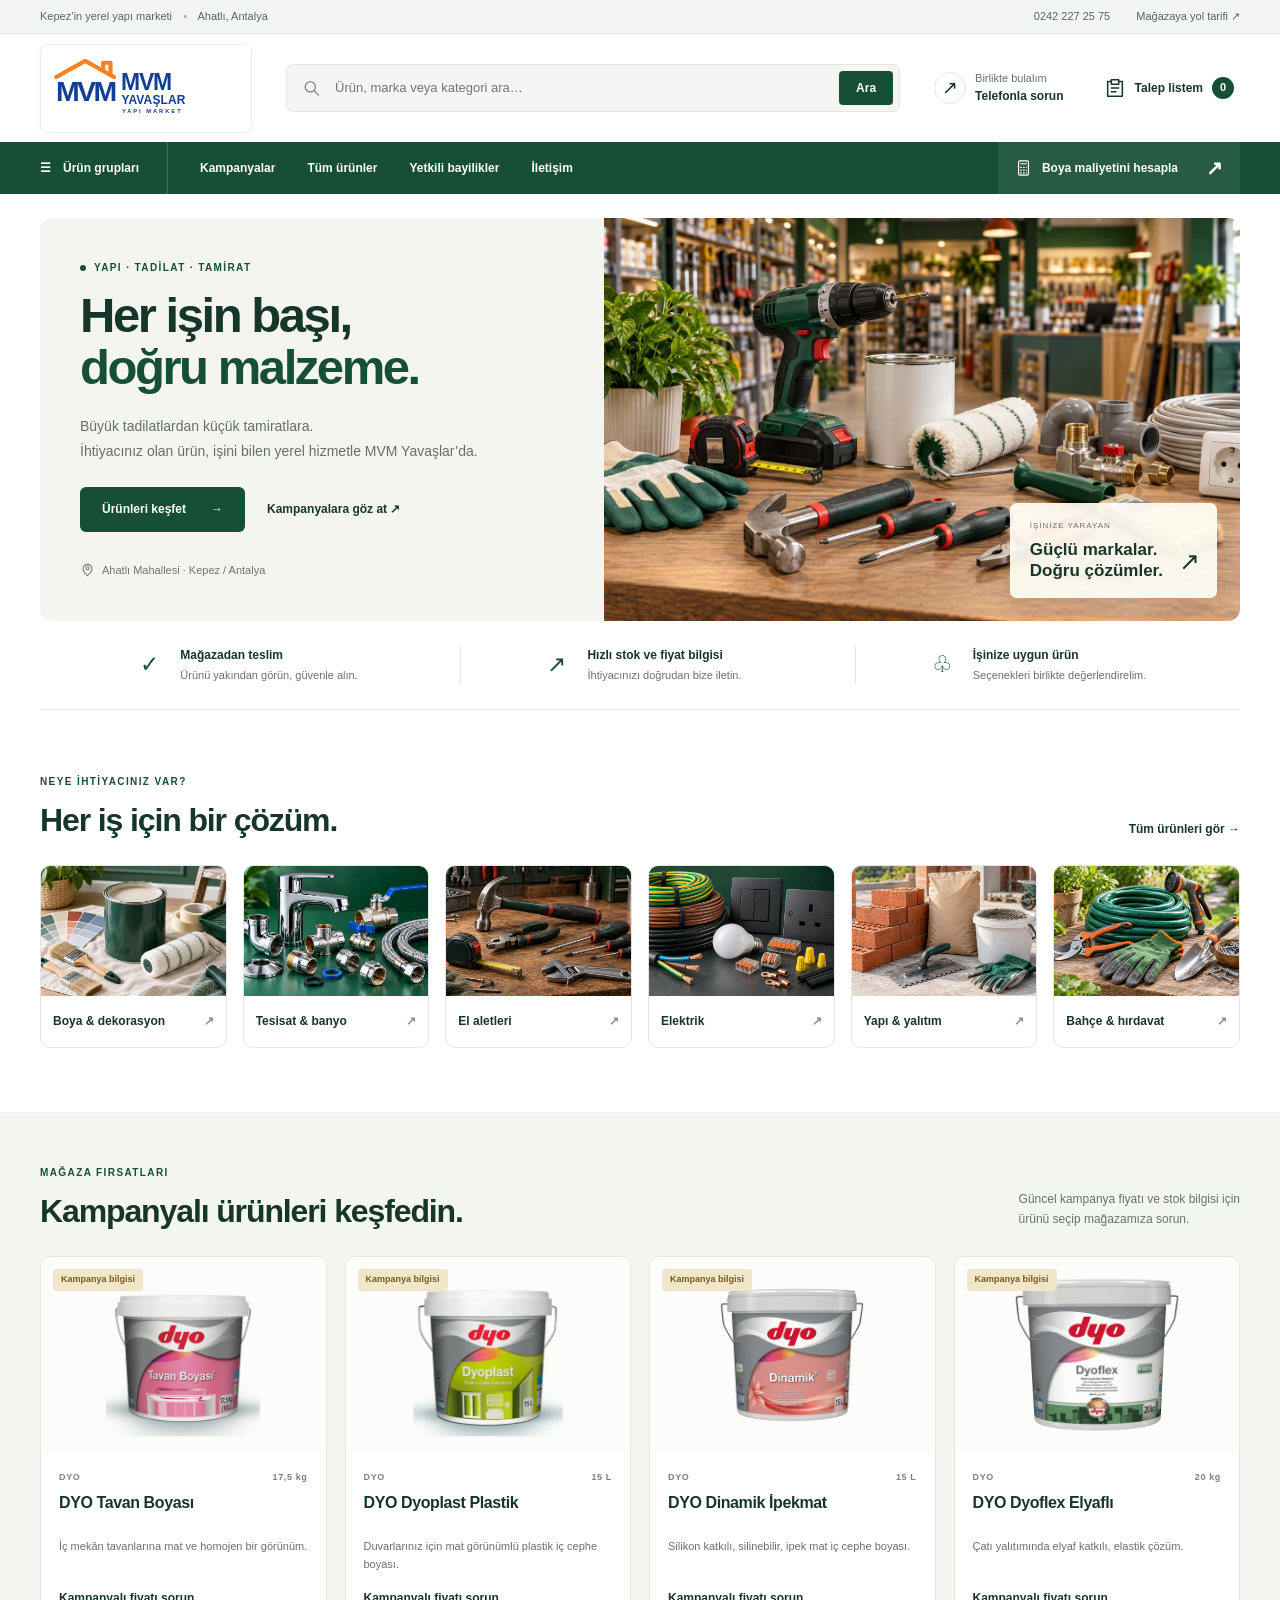
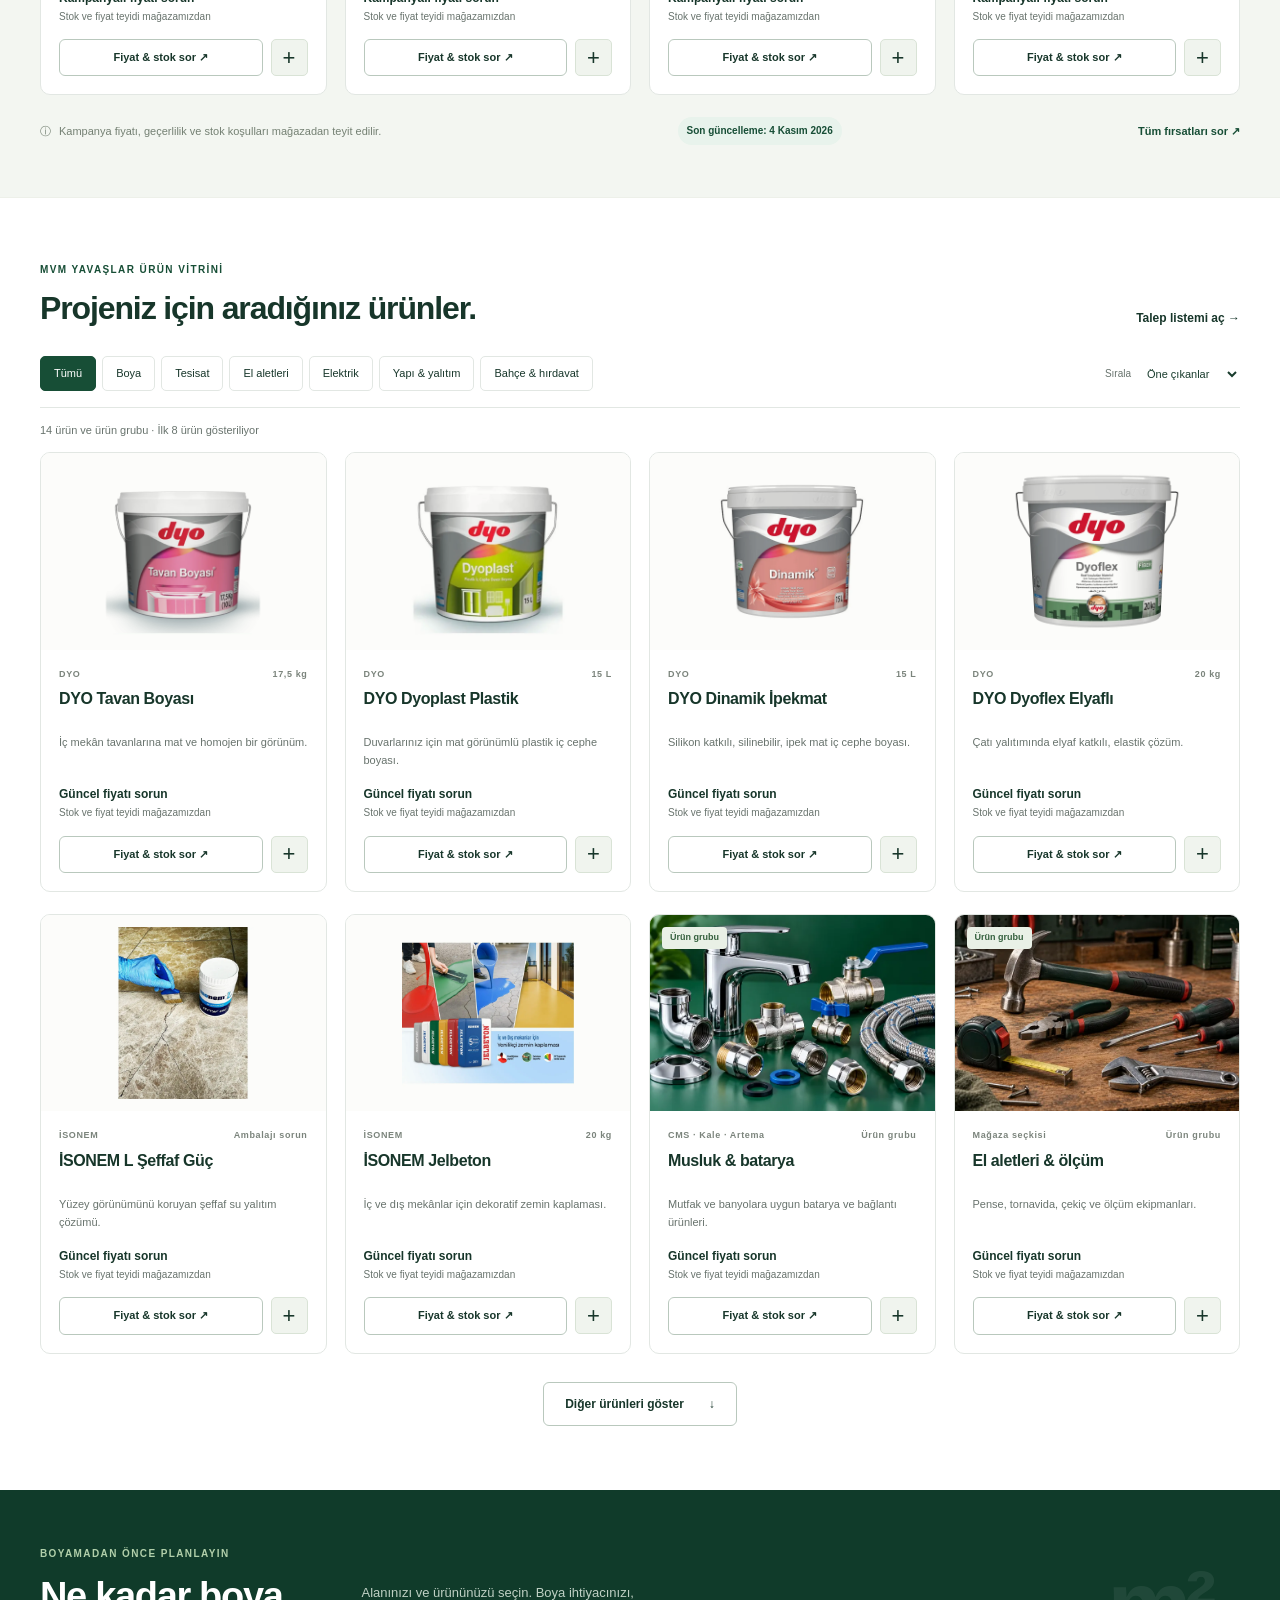
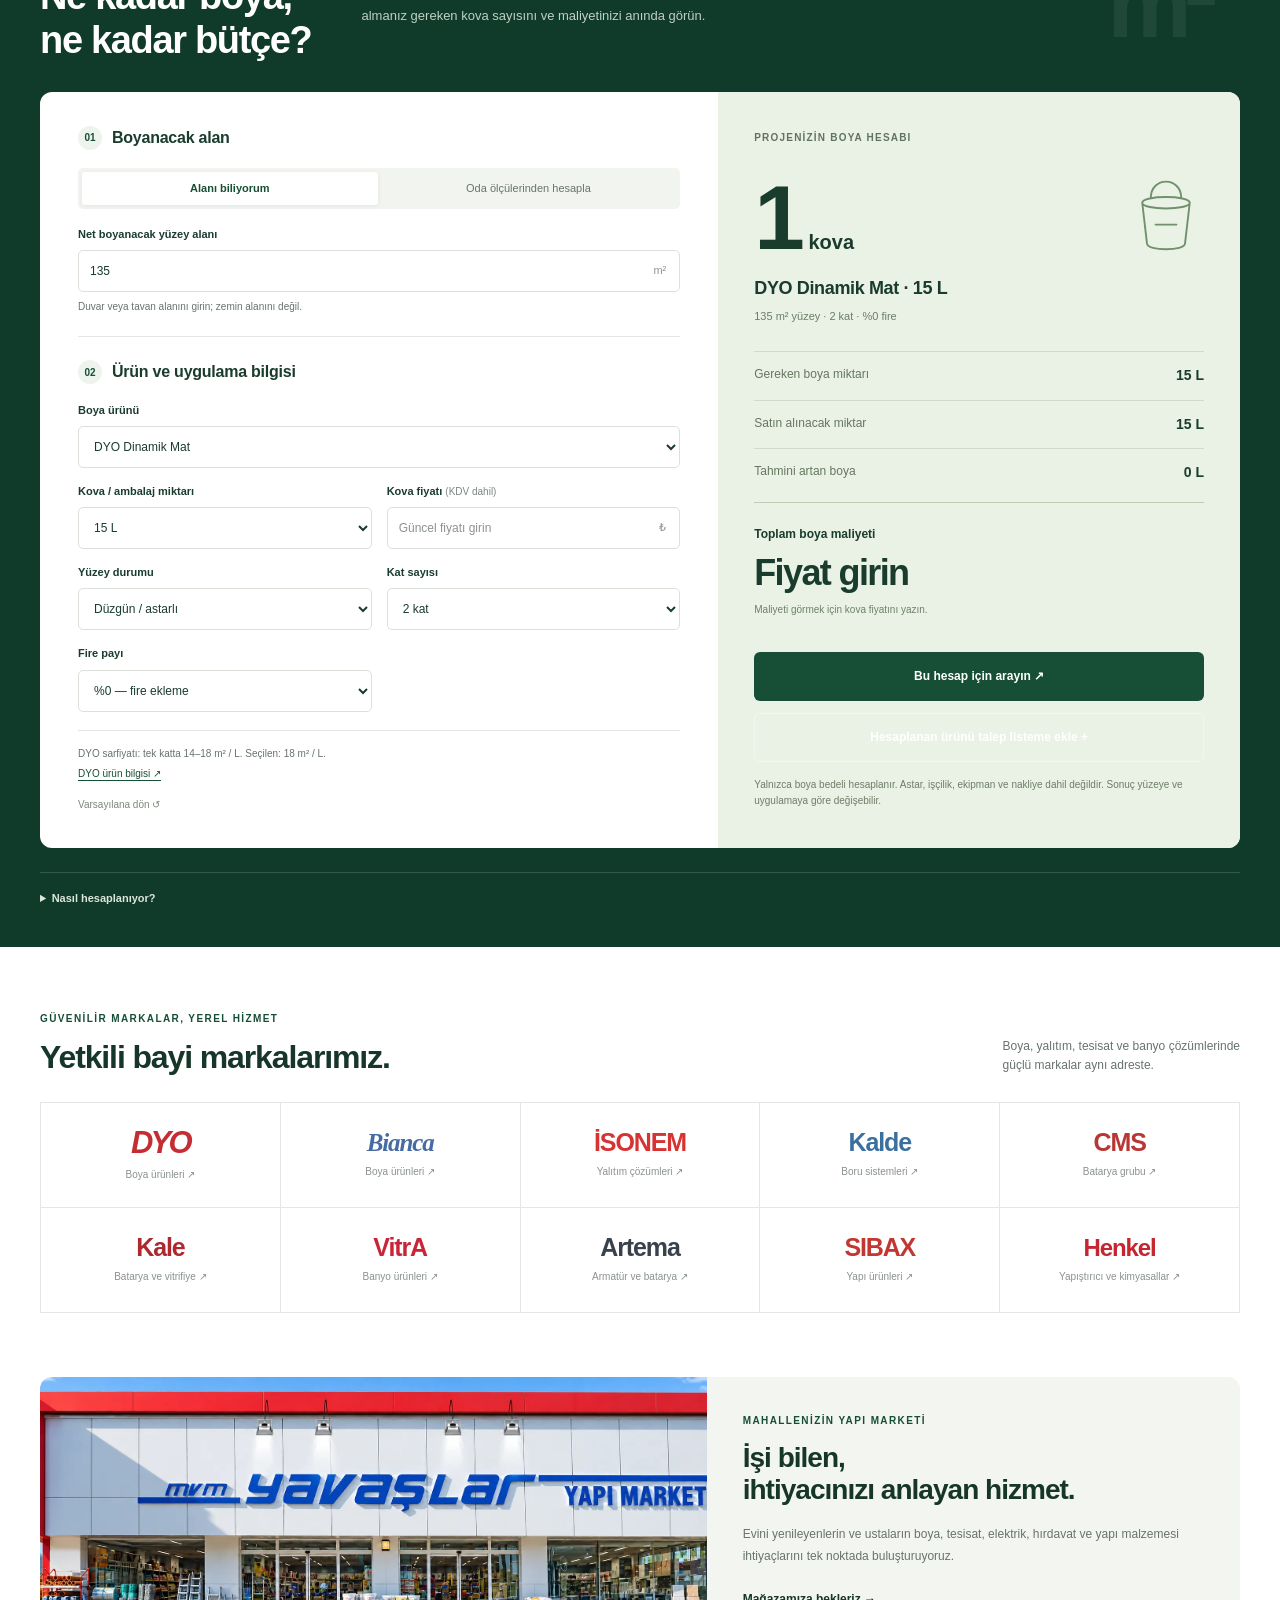
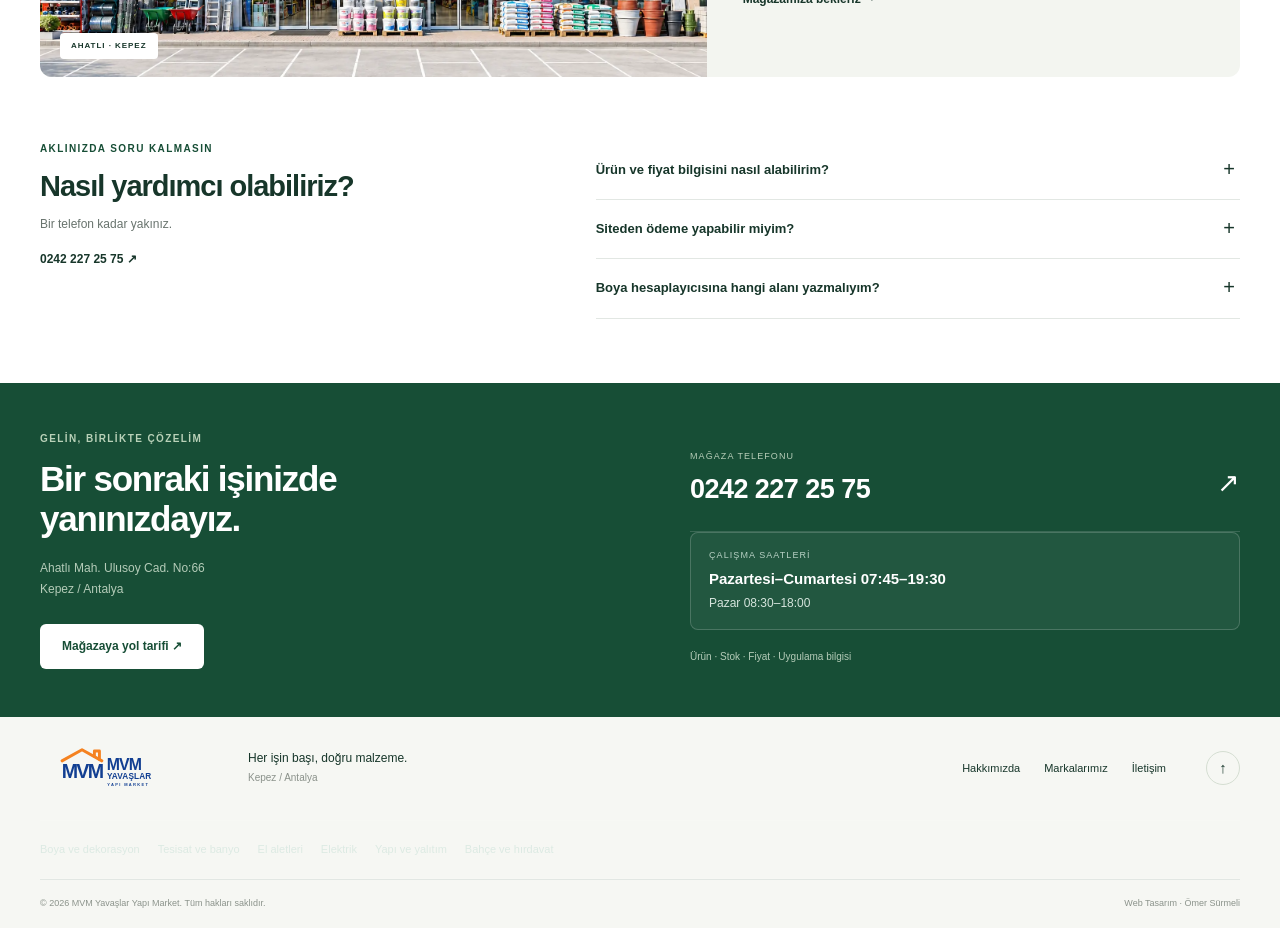
<file: index.html>
<!doctype html>
<html lang="tr">
<head>
  <meta charset="utf-8">
  <meta name="viewport" content="width=device-width,initial-scale=1">
  <title>MVM Yavaşlar Yapı Market | Ürünler ve Boya Hesaplayıcı</title>
  <meta name="description" content="MVM Yavaşlar Yapı Market: boya, tesisat, hırdavat ve yapı malzemeleri. Ürünleri keşfedin, talep listesi oluşturun, boya ihtiyacınızı hesaplayın.">
  <meta name="robots" content="index,follow,max-image-preview:large">
  <link rel="canonical" href="https://mvmyavaslar.com/">
  <meta property="og:type" content="website">
  <meta property="og:locale" content="tr_TR">
  <meta property="og:site_name" content="MVM Yavaşlar Yapı Market">
  <meta property="og:title" content="MVM Yavaşlar Yapı Market | Ürünler ve Boya Hesaplayıcı">
  <meta property="og:description" content="Ürünleri keşfedin, talep listesi oluşturun ve boya ihtiyacınızı hesaplayın. Kepez / Antalya.">
  <meta property="og:url" content="https://mvmyavaslar.com/">
  <meta property="og:image" content="https://mvmyavaslar.com/assets/mvm-magaza-cephe.webp">
  <meta name="twitter:card" content="summary_large_image">
  <meta name="twitter:title" content="MVM Yavaşlar Yapı Market | Ürünler ve Boya Hesaplayıcı">
  <meta name="twitter:description" content="Ürünleri keşfedin, talep listesi oluşturun ve boya ihtiyacınızı hesaplayın. Kepez / Antalya.">
  <meta name="twitter:image" content="https://mvmyavaslar.com/assets/mvm-magaza-cephe.webp">
  <meta property="og:image:alt" content="MVM Yavaşlar Yapı Market mağaza görünümü">
  <meta property="og:image:width" content="2061">
  <meta property="og:image:height" content="763">
  <meta name="mvm-release" content="20261110-phone-only">
  <meta name="theme-color" content="#174e36">
  <link rel="icon" href="assets/mvm-logo-optimized.svg" type="image/svg+xml">
  <link rel="preload" href="assets/mvm-logo-optimized.svg" as="image">
  <link rel="preload" href="assets/store-products-v2.webp" as="image">
  <style>html{background:#fff;color:#17362a;font-family:Arial,Helvetica,sans-serif}body{margin:0}.masthead{background:#fff}.brand img{display:block;width:194px;height:81px}button,input,select{font:inherit}[hidden]{display:none!important}.brand img,.footer-top img{object-fit:contain;height:auto;aspect-ratio:1710/480}</style>
  <link rel="stylesheet" href="styles.css?v=20261110-phone-only">
  <script src="data.js?v=20261110-phone-only" defer></script>
  <script src="calculator.js?v=20261110-phone-only" defer></script>
  <script src="app.js?v=20261110-phone-only" defer></script>
<script type="application/ld+json">{"@context":"https://schema.org","@type":["HomeAndConstructionBusiness","Store"],"@id":"https://mvmyavaslar.com/#business","name":"MVM Yavaşlar Yapı Market","url":"https://mvmyavaslar.com/","logo":"https://mvmyavaslar.com/assets/mvm-logo-optimized.svg","image":"https://mvmyavaslar.com/assets/mvm-magaza-cephe.webp","priceRange":"₺₺","telephone":"+902422272575","contactPoint":{"@type":"ContactPoint","telephone":"+902422272575","contactType":"customer service"},"address":{"@type":"PostalAddress","streetAddress":"Ahatlı Mah. Ulusoy Cad. No:66","addressLocality":"Kepez","postalCode":"07090","addressRegion":"Antalya","addressCountry":"TR"},"areaServed":{"@type":"City","name":"Antalya"},"hasMap":"https://www.google.com/maps/search/?api=1&query=Ahatl%C4%B1+Mah.+Ulusoy+Cad.+No%3A66+Kepez+Antalya","sameAs":["https://www.facebook.com/mvm.yavaslar/","https://www.instagram.com/mvmyavaslaryapimarket/"],"openingHoursSpecification":[{"@type":"OpeningHoursSpecification","dayOfWeek":["Monday","Tuesday","Wednesday","Thursday","Friday","Saturday"],"opens":"07:45","closes":"19:30"},{"@type":"OpeningHoursSpecification","dayOfWeek":"Sunday","opens":"08:30","closes":"18:00"}]}</script>
</head>
<body>
<a class="skip" href="#icerik">İçeriğe geç</a>
<div class="topbar"><div class="wrap topbar-inner"><span>Kepez’in yerel yapı marketi <span class="top-separator">•</span> Ahatlı, Antalya</span><div><a href="tel:+902422272575">0242 227 25 75</a><a class="map-link" href="https://www.google.com/maps/search/?api=1&amp;query=Ahatl%C4%B1+Mah.+Ulusoy+Cad.+No%3A66+Kepez+Antalya" target="_blank" rel="noopener">Mağazaya yol tarifi ↗</a></div></div></div>
<header class="masthead" id="anasayfa">
  <div class="wrap header-inner">
    <a class="brand" href="#anasayfa" aria-label="MVM Yavaşlar Yapı Market ana sayfa"><img src="assets/mvm-logo-optimized.svg" alt="MVM Yavaşlar Yapı Market" width="194" height="81" fetchpriority="high"></a>
    <form class="search" id="search-form" role="search"><svg viewBox="0 0 24 24" aria-hidden="true"><circle cx="10.5" cy="10.5" r="6.5"/><path d="m16 16 5 5"/></svg><input type="search" id="search-input" aria-label="Ürün, marka veya kategori ara" placeholder="Ürün, marka veya kategori ara…" autocomplete="off"><button type="submit" aria-label="Ürünlerde ara">Ara</button></form>
    <a class="header-help" href="tel:+902422272575"><span class="round-icon">↗</span><span><small>Birlikte bulalım</small><b>Telefonla sorun</b></span></a>
    <button class="list-trigger" id="list-trigger" type="button"><svg viewBox="0 0 24 24" aria-hidden="true"><path d="M7 5H4v16h16V5h-3M8 3h8v5H8zM8 12h8M8 16h5"/></svg><span>Talep listem</span><b id="list-count">0</b></button>
  </div>
</header>
<div class="nav-shell"><div class="wrap nav-inner"><button class="menu-button" id="menu-button" type="button" aria-expanded="false" aria-controls="main-nav"><span>☰</span> Menü</button><nav id="main-nav" aria-label="Ana menü"><a class="nav-categories" href="#gruplar"><span>☰</span> Ürün grupları</a><a href="#kampanyalar">Kampanyalar</a><a href="#urunler">Tüm ürünler</a><a href="#markalar">Yetkili bayilikler</a><a href="#iletisim">İletişim</a></nav><a class="calculator-nav" href="#boya-hesaplayici"><svg viewBox="0 0 24 24" aria-hidden="true"><rect x="5" y="2" width="14" height="20" rx="2"/><path d="M8 6h8M8 11h1m3 0h1m3 0h.1M8 15h1m3 0h1m3 0h.1M8 19h1m3 0h1m3 0h.1"/></svg>Boya maliyetini hesapla <span>↗</span></a></div></div>
<main id="icerik">
  <section class="hero wrap" aria-labelledby="hero-title">
    <div class="hero-copy"><p class="eyebrow"><i></i> YAPI · TADİLAT · TAMİRAT</p><h1 id="hero-title">Her işin başı,<br><span>doğru malzeme.</span></h1><p>Büyük tadilatlardan küçük tamiratlara.<br>İhtiyacınız olan ürün, işini bilen yerel hizmetle MVM Yavaşlar’da.</p><div class="hero-actions"><a class="button primary" href="#urunler">Ürünleri keşfet <span>→</span></a><a class="text-link" href="#kampanyalar">Kampanyalara göz at ↗</a></div><div class="hero-location"><svg viewBox="0 0 24 24" aria-hidden="true"><path d="M19 10c0 5-7 11-7 11S5 15 5 10a7 7 0 1 1 14 0Z"/><circle cx="12" cy="9" r="2.5"/></svg>Ahatlı Mahallesi · Kepez / Antalya</div></div>
    <div class="hero-visual"><img src="assets/store-products-v2.webp" width="1599" height="900" alt="Boya, el aletleri, elektrik ve tesisat ürünleri" fetchpriority="high"><div class="hero-stamp"><span>İŞİNİZE YARAYAN</span><b>Güçlü markalar.<br>Doğru çözümler.</b><span class="stamp-arrow">↗</span></div></div>
  </section>
  <div class="wrap assurance"><div><span class="assurance-icon">✓</span><p><b>Mağazadan teslim</b><small>Ürünü yakından görün, güvenle alın.</small></p></div><div><span class="assurance-icon">↗</span><p><b>Hızlı stok ve fiyat bilgisi</b><small>İhtiyacınızı doğrudan bize iletin.</small></p></div><div><span class="assurance-icon">♧</span><p><b>İşinize uygun ürün</b><small>Seçenekleri birlikte değerlendirelim.</small></p></div></div>

  <section class="wrap section" id="gruplar"><div class="section-head"><div><p class="eyebrow">NEYE İHTİYACINIZ VAR?</p><h2>Her iş için bir çözüm.</h2></div><a class="text-link" href="#urunler">Tüm ürünleri gör →</a></div><div class="category-grid" id="category-grid"></div></section>

  <section class="campaign-section" id="kampanyalar"><div class="wrap section"><div class="section-head"><div><p class="eyebrow">MAĞAZA FIRSATLARI</p><h2>Kampanyalı ürünleri keşfedin.</h2></div><p class="section-description">Güncel kampanya fiyatı ve stok bilgisi için<br>ürünü seçip mağazamıza sorun.</p></div><div class="campaign-grid" id="campaign-grid"></div><div class="campaign-note"><span>ⓘ</span><span>Kampanya fiyatı, geçerlilik ve stok koşulları mağazadan teyit edilir.</span><span class="campaign-updated">Son güncelleme: 4 Kasım 2026</span><a href="tel:+902422272575">Tüm fırsatları sor ↗</a></div></div></section>

  <section class="wrap section catalog" id="urunler"><div class="section-head"><div><p class="eyebrow">MVM YAVAŞLAR ÜRÜN VİTRİNİ</p><h2>Projeniz için aradığınız ürünler.</h2></div><button type="button" class="text-link" id="catalog-list-button">Talep listemi aç →</button></div><div class="catalog-toolbar"><div class="filter-list" id="filters" role="group" aria-label="Ürün grubuna göre filtrele"></div><label class="sort-label">Sırala <select id="sort" aria-label="Ürünleri sırala"><option value="featured">Öne çıkanlar</option><option value="az">İsme göre A–Z</option><option value="za">İsme göre Z–A</option></select></label></div><div class="results-line"><p id="result-count" aria-live="polite"></p><button id="reset-filters" class="text-link" type="button" hidden>Filtreleri temizle ×</button></div><div class="product-grid" id="product-grid"></div><div id="empty-results" class="empty-state" hidden><span>⌕</span><h3>Bu aramayla eşleşen ürün bulunamadı.</h3><p>Farklı bir kelime deneyin veya aradığınız ürünü bize sorun.</p><a id="empty-whatsapp" class="button primary" href="tel:+902422272575">Telefonla sorun ↗</a></div><div class="show-more"><button class="button outline" id="show-more" type="button">Diğer ürünleri göster <span>↓</span></button></div></section>

  <section class="calculator-section" id="boya-hesaplayici"><div class="wrap section"><div class="calculator-heading"><div><p class="eyebrow">BOYAMADAN ÖNCE PLANLAYIN</p><h2>Ne kadar boya,<br>ne kadar bütçe?</h2></div><p>Alanınızı ve ürününüzü seçin. Boya ihtiyacınızı,<br>almanız gereken kova sayısını ve maliyetinizi anında görün.</p><span class="calculator-mark" aria-hidden="true">m²</span></div><div class="calculator-panel"><form id="paint-form" class="paint-form" novalidate>
    <div class="form-step"><span>01</span><h3>Boyanacak alan</h3></div><div class="segmented" role="group" aria-label="Alan giriş yöntemi"><button type="button" data-area-mode="direct" aria-pressed="true" class="active">Alanı biliyorum</button><button type="button" data-area-mode="room" aria-pressed="false">Oda ölçülerinden hesapla</button></div>
    <div id="direct-area"><label class="field"><span>Net boyanacak yüzey alanı</span><span class="input-unit"><input id="paint-area" name="area" type="number" min="0.1" max="100000" step="0.1" value="135" inputmode="decimal"><b>m²</b></span><small>Duvar veya tavan alanını girin; zemin alanını değil.</small></label></div>
    <div id="room-area" hidden><div class="field-grid three"><label class="field"><span>Oda eni (m)</span><input id="room-width" type="number" min="0.1" max="1000" step="0.1" value="4"></label><label class="field"><span>Oda boyu (m)</span><input id="room-length" type="number" min="0.1" max="1000" step="0.1" value="5"></label><label class="field"><span>Yükseklik (m)</span><input id="room-height" type="number" min="0.1" max="100" step="0.1" value="2.8"></label></div><div class="field-grid"><label class="field"><span>Hesaplanacak yüzey</span><select id="room-scope"><option value="walls">Yalnızca duvarlar</option><option value="ceiling">Yalnızca tavan</option><option value="both">Duvarlar + tavan</option></select></label><label class="field"><span>Kapı / pencere alanı (m²)</span><input id="room-openings" type="number" min="0" step="0.1" value="4"></label></div><p class="field-help" id="room-area-summary"></p></div>
    <div class="form-step second"><span>02</span><h3>Ürün ve uygulama bilgisi</h3></div><label class="field"><span>Boya ürünü</span><select id="paint-product" name="product"></select></label>
    <div id="custom-product-fields" class="field-grid" hidden><label class="field"><span>Birim</span><select id="custom-unit"><option value="L">Litre (L)</option><option value="kg">Kilogram (kg)</option></select></label><label class="field"><span>Tek kat kaplama (m² / birim)</span><input id="custom-coverage" type="number" value="10" min="0.01" max="1000" step="0.1"></label></div>
    <div class="field-grid"><label class="field"><span>Kova / ambalaj miktarı</span><select id="paint-pack" name="packAmount"></select><input id="custom-pack" type="number" min="0.01" max="1000" step="0.1" value="15" hidden></label><label class="field"><span>Kova fiyatı <small>(KDV dahil)</small></span><span class="input-unit"><input id="paint-price" name="price" type="number" min="0" max="10000000" step="0.01" placeholder="Güncel fiyatı girin" inputmode="decimal"><b>₺</b></span></label></div>
    <div class="field-grid"><label class="field"><span>Yüzey durumu</span><select id="paint-surface"><option value="max">Düzgün / astarlı</option><option value="avg">Normal</option><option value="min">Pürüzlü / emici</option></select></label><label class="field"><span>Kat sayısı</span><select id="paint-coats"><option value="1">1 kat</option><option value="2" selected>2 kat</option><option value="3">3 kat</option></select></label></div>
    <div class="field-grid"><label class="field"><span>Fire payı</span><select id="paint-waste"><option value="0">%0 — fire ekleme</option><option value="5">%5</option><option value="10">%10</option><option value="15">%15</option></select></label><label class="field" id="primer-field" hidden><span>Astar türü</span><select id="paint-primer"><option value="filler">Teknotex Dolgulu Astar</option><option value="binder">Dyobinder</option><option value="alkali">Alkali Dayanımlı Astar</option></select></label></div>
    <div class="coverage-info"><span id="coverage-info"></span><a id="paint-source" href="https://dekoratif.dyo.com.tr/urunler/ic-cephe-urunler/dinamik-mat" target="_blank" rel="noopener">DYO ürün bilgisi ↗</a></div><p class="form-error" id="paint-error" role="alert" hidden></p><button type="button" id="paint-reset" class="text-link">Varsayılana dön ↺</button>
  </form><aside class="paint-result" aria-live="polite" aria-atomic="true"><span class="result-label">PROJENİZİN BOYA HESABI</span><div class="bucket-count"><strong id="result-buckets">1</strong><span>kova</span><svg viewBox="0 0 80 80" aria-hidden="true"><path d="m15 25 5 43c0 8 40 8 40 0l5-43M15 25c0-8 50-8 50 0s-50 8-50 0ZM24 20c0-23 32-23 32 0M29 48h22"/></svg></div><p class="result-product" id="result-product">DYO Dinamik Mat · 15 L</p><div class="result-area" id="result-area">135 m² yüzey · 2 kat · %0 fire</div><dl class="result-metrics"><div><dt>Gereken boya miktarı</dt><dd id="result-need">15 L</dd></div><div><dt>Satın alınacak miktar</dt><dd id="result-buy">15 L</dd></div><div><dt>Tahmini artan boya</dt><dd id="result-leftover">0 L</dd></div></dl><div class="paint-total"><span>Toplam boya maliyeti</span><strong id="result-total">Fiyat girin</strong><small id="result-unit-cost">Maliyeti görmek için kova fiyatını yazın.</small></div><a id="paint-whatsapp" class="button primary" href="tel:+902422272575">Bu hesap için arayın ↗</a><button id="paint-add-list" class="button outline paint-add-list" type="button">Hesaplanan ürünü talep listeme ekle +</button><p class="result-note">Yalnızca boya bedeli hesaplanır. Astar, işçilik, ekipman ve nakliye dahil değildir. Sonuç yüzeye ve uygulamaya göre değişebilir.</p></aside></div><details class="formula-details"><summary>Nasıl hesaplanıyor?</summary><p>Net alan × kat sayısı × (1 + fire / 100) ÷ tek kat kaplama değeri = boya ihtiyacı. Kova sayısı, ihtiyaç ÷ ambalaj miktarının yukarı yuvarlanmasıyla bulunur. Toplam maliyet = kova sayısı × girilen kova fiyatı.</p><p>DYO Tavan’ın 3–5 m²/kg kaplama değeri iki katı içerir; tekrar ikiyle çarpılmaz. Dış cephe ürünlerinde astar seçimi sarfiyat aralığını değiştirir. DYO verileri 28 Ekim 2026 tarihinde kontrol edildi. Kullanıcı tanımlı üründe ambalaj üzerindeki tek kat değerini girin.</p></details></div></section>

  <section class="wrap section" id="markalar"><div class="section-head"><div><p class="eyebrow">GÜVENİLİR MARKALAR, YEREL HİZMET</p><h2>Yetkili bayi markalarımız.</h2></div><p class="section-description">Boya, yalıtım, tesisat ve banyo çözümlerinde<br>güçlü markalar aynı adreste.</p></div><div class="brand-grid" id="brand-grid"></div></section>

  <section class="wrap store-section" id="hakkimizda"><div class="store-image"><img src="assets/mvm-magaza-cephe.webp" alt="MVM Yavaşlar Yapı Market mağaza görseli" width="2061" height="763" loading="lazy"><span>AHATLI · KEPEZ</span></div><div class="store-copy"><p class="eyebrow">MAHALLENİZİN YAPI MARKETİ</p><h2>İşi bilen,<br>ihtiyacınızı anlayan hizmet.</h2><p>Evini yenileyenlerin ve ustaların boya, tesisat, elektrik, hırdavat ve yapı malzemesi ihtiyaçlarını tek noktada buluşturuyoruz.</p><a class="text-link" href="#iletisim">Mağazamıza bekleriz →</a></div></section>
  <section class="wrap section faq"><div><p class="eyebrow">AKLINIZDA SORU KALMASIN</p><h2>Nasıl yardımcı olabiliriz?</h2><p>Bir telefon kadar yakınız.</p><a class="text-link" href="tel:+902422272575">0242 227 25 75 ↗</a></div><div class="faq-list"><details><summary>Ürün ve fiyat bilgisini nasıl alabilirim?</summary><p>Ürünleri talep listenize ekleyin. Mağazamızı arayarak listedeki ürünlerin güncel fiyatını, stok durumunu ve kampanya koşullarını öğrenebilirsiniz.</p></details><details><summary>Siteden ödeme yapabilir miyim?</summary><p>Ürünleri sitede inceleyebilir, stok ve fiyat sorabilirsiniz. Alışveriş ve ödeme, ürün teyidinden sonra mağazamızda tamamlanır.</p></details><details><summary>Boya hesaplayıcısına hangi alanı yazmalıyım?</summary><p>Boyanacak duvar veya tavanın net yüzey alanını yazın. Odanın zemin alanını doğrudan duvar alanı olarak kullanmayın. Oda ölçülerinden hesaplama seçeneği ile kapı ve pencere boşluklarını düşebilirsiniz.</p></details></div></section>
  <section class="contact-section" id="iletisim"><div class="wrap contact-inner"><div><p class="eyebrow">GELİN, BİRLİKTE ÇÖZELİM</p><h2>Bir sonraki işinizde<br>yanınızdayız.</h2><p>Ahatlı Mah. Ulusoy Cad. No:66<br>Kepez / Antalya</p><a class="button light" href="https://www.google.com/maps/search/?api=1&amp;query=Ahatl%C4%B1+Mah.+Ulusoy+Cad.+No%3A66+Kepez+Antalya" target="_blank" rel="noopener">Mağazaya yol tarifi ↗</a></div><div class="contact-links"><a href="tel:+902422272575"><small>MAĞAZA TELEFONU</small><strong>0242 227 25 75</strong><span>↗</span></a><div class="store-hours"><small>ÇALIŞMA SAATLERİ</small><strong>Pazartesi–Cumartesi 07:45–19:30</strong><span>Pazar 08:30–18:00</span></div><p>Ürün · Stok · Fiyat · Uygulama bilgisi</p></div></div></section>
</main>
<footer><div class="wrap footer-top"><a href="#anasayfa"><img src="assets/mvm-logo-optimized.svg" width="168" height="70" alt="MVM Yavaşlar Yapı Market" loading="lazy"></a><p>Her işin başı, doğru malzeme.<br><span>Kepez / Antalya</span></p><div><a href="#hakkimizda">Hakkımızda</a><a href="#markalar">Markalarımız</a><a href="#iletisim">İletişim</a></div><a class="back-top" href="#anasayfa" aria-label="Sayfa başına dön">↑</a></div><nav class="wrap footer-categories" aria-label="Ürün grubu sayfaları"><a href="boya-dekorasyon.html">Boya ve dekorasyon</a><a href="tesisat-banyo.html">Tesisat ve banyo</a><a href="el-aletleri.html">El aletleri</a><a href="elektrik.html">Elektrik</a><a href="yapi-yalitim.html">Yapı ve yalıtım</a><a href="bahce-hirdavat.html">Bahçe ve hırdavat</a></nav><div class="wrap footer-bottom"><span>© <span id="year">2026</span> MVM Yavaşlar Yapı Market. Tüm hakları saklıdır.</span><span>Web Tasarım · Ömer Sürmeli</span></div></footer>
<div class="mobile-bar"><a href="tel:+902422272575">Hemen ara ↗</a><button id="mobile-list" type="button">Talep listem <b id="mobile-count">0</b></button></div>
<dialog id="product-dialog" class="product-dialog" aria-labelledby="product-dialog-title"><button class="dialog-close" type="button" data-close aria-label="Ürün detayını kapat">×</button><div id="product-detail"></div></dialog>
<dialog id="list-dialog" class="list-dialog" aria-labelledby="list-title"><div class="list-heading"><div><p class="eyebrow">ÜRÜN SEÇİMLERİNİZ</p><h2 id="list-title">Talep listem</h2></div><button class="dialog-close" type="button" data-close aria-label="Talep listesini kapat">×</button></div><p class="list-intro">Ürünlerin miktarını belirleyin, stok ve fiyatı birlikte sorun.</p><div id="list-items"></div><div id="list-footer"><label class="field"><span>Notunuz <small>(isteğe bağlı)</small></span><textarea id="list-note" rows="2" maxlength="700" placeholder="Renk, ölçü veya ihtiyaç duyduğunuz diğer bilgiler…"></textarea></label><a id="list-whatsapp" class="button primary" href="tel:+902422272575">Liste hakkında arayın ↗</a><p class="list-disclaimer">Talep listesi sipariş oluşturmaz. Fiyat ve stok bilgisi için mağazamızı arayın; talep listesi otomatik olarak gönderilmez.</p><button id="clear-list" type="button" class="text-link">Listeyi temizle</button></div></dialog>
<div class="toast" id="toast" role="status" aria-live="polite" hidden></div>
<noscript><p class="noscript">Ürün filtreleri ve boya hesaplayıcısı için JavaScript’i etkinleştirin. Bilgi için <a href="tel:+902422272575">0242 227 25 75</a> numarasını arayabilirsiniz.</p></noscript>
</body>
</html>
</file>
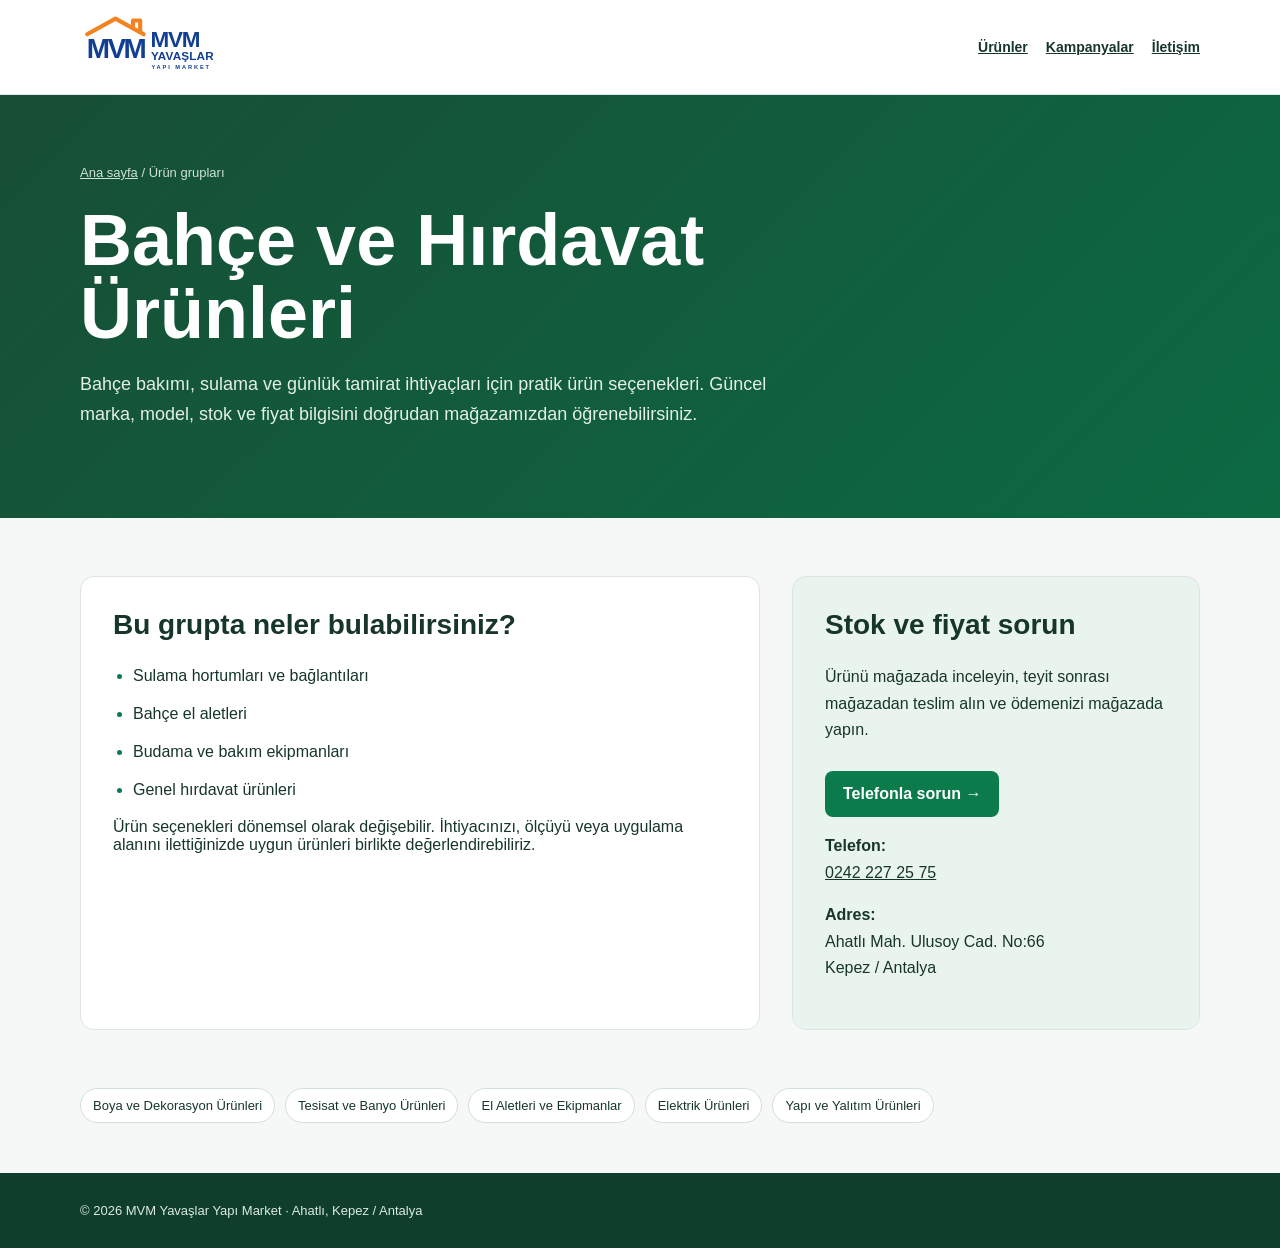
<file: bahce-hirdavat.html>
<!doctype html>
<html lang="tr"><head><meta charset="utf-8"><meta name="viewport" content="width=device-width,initial-scale=1">
<title>Bahçe ve Hırdavat Ürünleri | MVM Yavaşlar Yapı Market Antalya</title>
<meta name="description" content="Bahçe bakımı, sulama ve günlük tamirat ihtiyaçları için pratik ürün seçenekleri. Ahatlı, Kepez / Antalya.">
<meta name="robots" content="index,follow,max-image-preview:large"><link rel="canonical" href="https://mvmyavaslar.com/bahce-hirdavat.html">
<meta property="og:type" content="website"><meta property="og:locale" content="tr_TR"><meta property="og:title" content="Bahçe ve Hırdavat Ürünleri | MVM Yavaşlar">
<meta property="og:description" content="Bahçe bakımı, sulama ve günlük tamirat ihtiyaçları için pratik ürün seçenekleri."><meta property="og:url" content="https://mvmyavaslar.com/bahce-hirdavat.html">
<meta property="og:image" content="https://mvmyavaslar.com/assets/store-products-v2.webp"><meta name="theme-color" content="#174e36">
<link rel="icon" href="assets/mvm-logo-optimized.svg" type="image/svg+xml">
<style>*{box-sizing:border-box}html{font-family:Arial,Helvetica,sans-serif;color:#17362a;background:#f6f8f7}body{margin:0}a{color:inherit}.wrap{width:min(1120px,calc(100% - 32px));margin:auto}header{background:#fff;border-bottom:1px solid #dce5df}.head{min-height:94px;display:flex;align-items:center;justify-content:space-between;gap:20px}.head img{width:190px;height:auto}.head nav{display:flex;gap:18px;font-weight:700;font-size:14px}.hero{padding:70px 0;background:linear-gradient(135deg,#174e36,#0c6a43);color:#fff}.crumbs{font-size:13px;color:#cde2d6}.hero h1{max-width:780px;margin:24px 0 18px;font-size:clamp(38px,7vw,72px);line-height:1.02}.hero p{max-width:720px;font-size:18px;line-height:1.7;color:#e4efe9}.content{display:grid;grid-template-columns:1.25fr .75fr;gap:32px;padding:58px 0}.card{padding:32px;border:1px solid #dce5df;border-radius:14px;background:#fff}.card h2{margin-top:0;font-size:28px}.card ul{display:grid;gap:13px;padding-left:20px;line-height:1.55}.card li::marker{color:#0c7b4c}.aside{background:#eaf4ee}.aside p{line-height:1.65}.button{display:inline-flex;margin-top:12px;padding:14px 18px;border-radius:8px;background:#0c7b4c;color:#fff;font-weight:800;text-decoration:none}.links{display:flex;flex-wrap:wrap;gap:10px;padding-bottom:50px}.links a{padding:9px 12px;border:1px solid #d2dfd8;border-radius:999px;background:#fff;font-size:13px;text-decoration:none}footer{padding:30px 0;background:#103e2d;color:#dceae3;font-size:13px}@media(max-width:700px){.head{min-height:78px}.head img{width:150px}.head nav a:not(:last-child){display:none}.hero{padding:48px 0}.hero p{font-size:16px}.content{grid-template-columns:1fr;padding:34px 0}.card{padding:24px}.card h2{font-size:24px}}</style>
<script type="application/ld+json">{"@context":"https://schema.org","@type":"CollectionPage","name":"Bahçe ve Hırdavat Ürünleri","description":"Bahçe bakımı, sulama ve günlük tamirat ihtiyaçları için pratik ürün seçenekleri.","url":"https://mvmyavaslar.com/bahce-hirdavat.html","isPartOf":{"@type":"WebSite","name":"MVM Yavaşlar Yapı Market","url":"https://mvmyavaslar.com/"}}</script>
</head><body><header><div class="wrap head"><a href="/" aria-label="MVM Yavaşlar ana sayfa"><img src="assets/mvm-logo-optimized.svg" alt="MVM Yavaşlar Yapı Market" width="190" height="67"></a><nav aria-label="Ana menü"><a href="/#urunler">Ürünler</a><a href="/#kampanyalar">Kampanyalar</a><a href="/#iletisim">İletişim</a></nav></div></header>
<main><section class="hero"><div class="wrap"><div class="crumbs"><a href="/">Ana sayfa</a> / Ürün grupları</div><h1>Bahçe ve Hırdavat Ürünleri</h1><p>Bahçe bakımı, sulama ve günlük tamirat ihtiyaçları için pratik ürün seçenekleri. Güncel marka, model, stok ve fiyat bilgisini doğrudan mağazamızdan öğrenebilirsiniz.</p></div></section>
<div class="wrap content"><section class="card"><h2>Bu grupta neler bulabilirsiniz?</h2><ul><li>Sulama hortumları ve bağlantıları</li><li>Bahçe el aletleri</li><li>Budama ve bakım ekipmanları</li><li>Genel hırdavat ürünleri</li></ul><p>Ürün seçenekleri dönemsel olarak değişebilir. İhtiyacınızı, ölçüyü veya uygulama alanını ilettiğinizde uygun ürünleri birlikte değerlendirebiliriz.</p></section><aside class="card aside"><h2>Stok ve fiyat sorun</h2><p>Ürünü mağazada inceleyin, teyit sonrası mağazadan teslim alın ve ödemenizi mağazada yapın.</p><a class="button" href="tel:+902422272575">Telefonla sorun →</a><p><strong>Telefon:</strong><br><a href="tel:+902422272575">0242 227 25 75</a></p><p><strong>Adres:</strong><br>Ahatlı Mah. Ulusoy Cad. No:66<br>Kepez / Antalya</p></aside></div>
<nav class="wrap links" aria-label="Diğer ürün grupları"><a href="boya-dekorasyon.html">Boya ve Dekorasyon Ürünleri</a><a href="tesisat-banyo.html">Tesisat ve Banyo Ürünleri</a><a href="el-aletleri.html">El Aletleri ve Ekipmanlar</a><a href="elektrik.html">Elektrik Ürünleri</a><a href="yapi-yalitim.html">Yapı ve Yalıtım Ürünleri</a></nav></main>
<footer><div class="wrap">© 2026 MVM Yavaşlar Yapı Market · Ahatlı, Kepez / Antalya</div></footer></body></html>
</file>
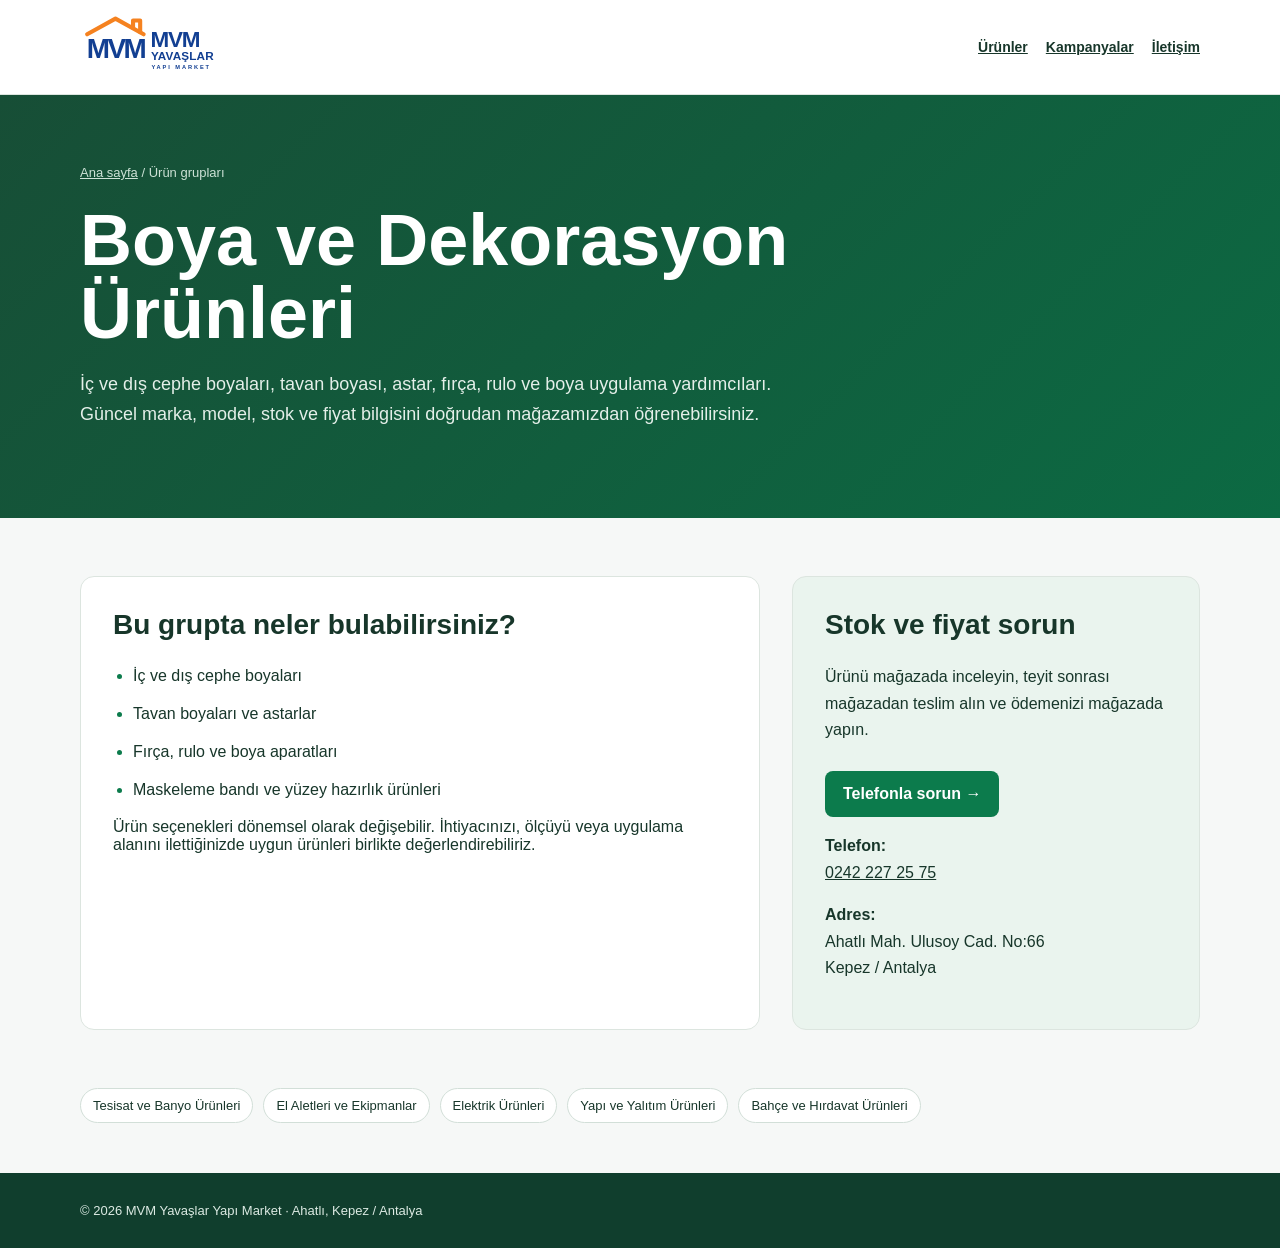
<file: boya-dekorasyon.html>
<!doctype html>
<html lang="tr"><head><meta charset="utf-8"><meta name="viewport" content="width=device-width,initial-scale=1">
<title>Boya ve Dekorasyon Ürünleri | MVM Yavaşlar Yapı Market Antalya</title>
<meta name="description" content="İç ve dış cephe boyaları, tavan boyası, astar, fırça, rulo ve boya uygulama yardımcıları. Ahatlı, Kepez / Antalya.">
<meta name="robots" content="index,follow,max-image-preview:large"><link rel="canonical" href="https://mvmyavaslar.com/boya-dekorasyon.html">
<meta property="og:type" content="website"><meta property="og:locale" content="tr_TR"><meta property="og:title" content="Boya ve Dekorasyon Ürünleri | MVM Yavaşlar">
<meta property="og:description" content="İç ve dış cephe boyaları, tavan boyası, astar, fırça, rulo ve boya uygulama yardımcıları."><meta property="og:url" content="https://mvmyavaslar.com/boya-dekorasyon.html">
<meta property="og:image" content="https://mvmyavaslar.com/assets/store-products-v2.webp"><meta name="theme-color" content="#174e36">
<link rel="icon" href="assets/mvm-logo-optimized.svg" type="image/svg+xml">
<style>*{box-sizing:border-box}html{font-family:Arial,Helvetica,sans-serif;color:#17362a;background:#f6f8f7}body{margin:0}a{color:inherit}.wrap{width:min(1120px,calc(100% - 32px));margin:auto}header{background:#fff;border-bottom:1px solid #dce5df}.head{min-height:94px;display:flex;align-items:center;justify-content:space-between;gap:20px}.head img{width:190px;height:auto}.head nav{display:flex;gap:18px;font-weight:700;font-size:14px}.hero{padding:70px 0;background:linear-gradient(135deg,#174e36,#0c6a43);color:#fff}.crumbs{font-size:13px;color:#cde2d6}.hero h1{max-width:780px;margin:24px 0 18px;font-size:clamp(38px,7vw,72px);line-height:1.02}.hero p{max-width:720px;font-size:18px;line-height:1.7;color:#e4efe9}.content{display:grid;grid-template-columns:1.25fr .75fr;gap:32px;padding:58px 0}.card{padding:32px;border:1px solid #dce5df;border-radius:14px;background:#fff}.card h2{margin-top:0;font-size:28px}.card ul{display:grid;gap:13px;padding-left:20px;line-height:1.55}.card li::marker{color:#0c7b4c}.aside{background:#eaf4ee}.aside p{line-height:1.65}.button{display:inline-flex;margin-top:12px;padding:14px 18px;border-radius:8px;background:#0c7b4c;color:#fff;font-weight:800;text-decoration:none}.links{display:flex;flex-wrap:wrap;gap:10px;padding-bottom:50px}.links a{padding:9px 12px;border:1px solid #d2dfd8;border-radius:999px;background:#fff;font-size:13px;text-decoration:none}footer{padding:30px 0;background:#103e2d;color:#dceae3;font-size:13px}@media(max-width:700px){.head{min-height:78px}.head img{width:150px}.head nav a:not(:last-child){display:none}.hero{padding:48px 0}.hero p{font-size:16px}.content{grid-template-columns:1fr;padding:34px 0}.card{padding:24px}.card h2{font-size:24px}}</style>
<script type="application/ld+json">{"@context":"https://schema.org","@type":"CollectionPage","name":"Boya ve Dekorasyon Ürünleri","description":"İç ve dış cephe boyaları, tavan boyası, astar, fırça, rulo ve boya uygulama yardımcıları.","url":"https://mvmyavaslar.com/boya-dekorasyon.html","isPartOf":{"@type":"WebSite","name":"MVM Yavaşlar Yapı Market","url":"https://mvmyavaslar.com/"}}</script>
</head><body><header><div class="wrap head"><a href="/" aria-label="MVM Yavaşlar ana sayfa"><img src="assets/mvm-logo-optimized.svg" alt="MVM Yavaşlar Yapı Market" width="190" height="67"></a><nav aria-label="Ana menü"><a href="/#urunler">Ürünler</a><a href="/#kampanyalar">Kampanyalar</a><a href="/#iletisim">İletişim</a></nav></div></header>
<main><section class="hero"><div class="wrap"><div class="crumbs"><a href="/">Ana sayfa</a> / Ürün grupları</div><h1>Boya ve Dekorasyon Ürünleri</h1><p>İç ve dış cephe boyaları, tavan boyası, astar, fırça, rulo ve boya uygulama yardımcıları. Güncel marka, model, stok ve fiyat bilgisini doğrudan mağazamızdan öğrenebilirsiniz.</p></div></section>
<div class="wrap content"><section class="card"><h2>Bu grupta neler bulabilirsiniz?</h2><ul><li>İç ve dış cephe boyaları</li><li>Tavan boyaları ve astarlar</li><li>Fırça, rulo ve boya aparatları</li><li>Maskeleme bandı ve yüzey hazırlık ürünleri</li></ul><p>Ürün seçenekleri dönemsel olarak değişebilir. İhtiyacınızı, ölçüyü veya uygulama alanını ilettiğinizde uygun ürünleri birlikte değerlendirebiliriz.</p></section><aside class="card aside"><h2>Stok ve fiyat sorun</h2><p>Ürünü mağazada inceleyin, teyit sonrası mağazadan teslim alın ve ödemenizi mağazada yapın.</p><a class="button" href="tel:+902422272575">Telefonla sorun →</a><p><strong>Telefon:</strong><br><a href="tel:+902422272575">0242 227 25 75</a></p><p><strong>Adres:</strong><br>Ahatlı Mah. Ulusoy Cad. No:66<br>Kepez / Antalya</p></aside></div>
<nav class="wrap links" aria-label="Diğer ürün grupları"><a href="tesisat-banyo.html">Tesisat ve Banyo Ürünleri</a><a href="el-aletleri.html">El Aletleri ve Ekipmanlar</a><a href="elektrik.html">Elektrik Ürünleri</a><a href="yapi-yalitim.html">Yapı ve Yalıtım Ürünleri</a><a href="bahce-hirdavat.html">Bahçe ve Hırdavat Ürünleri</a></nav></main>
<footer><div class="wrap">© 2026 MVM Yavaşlar Yapı Market · Ahatlı, Kepez / Antalya</div></footer></body></html>
</file>
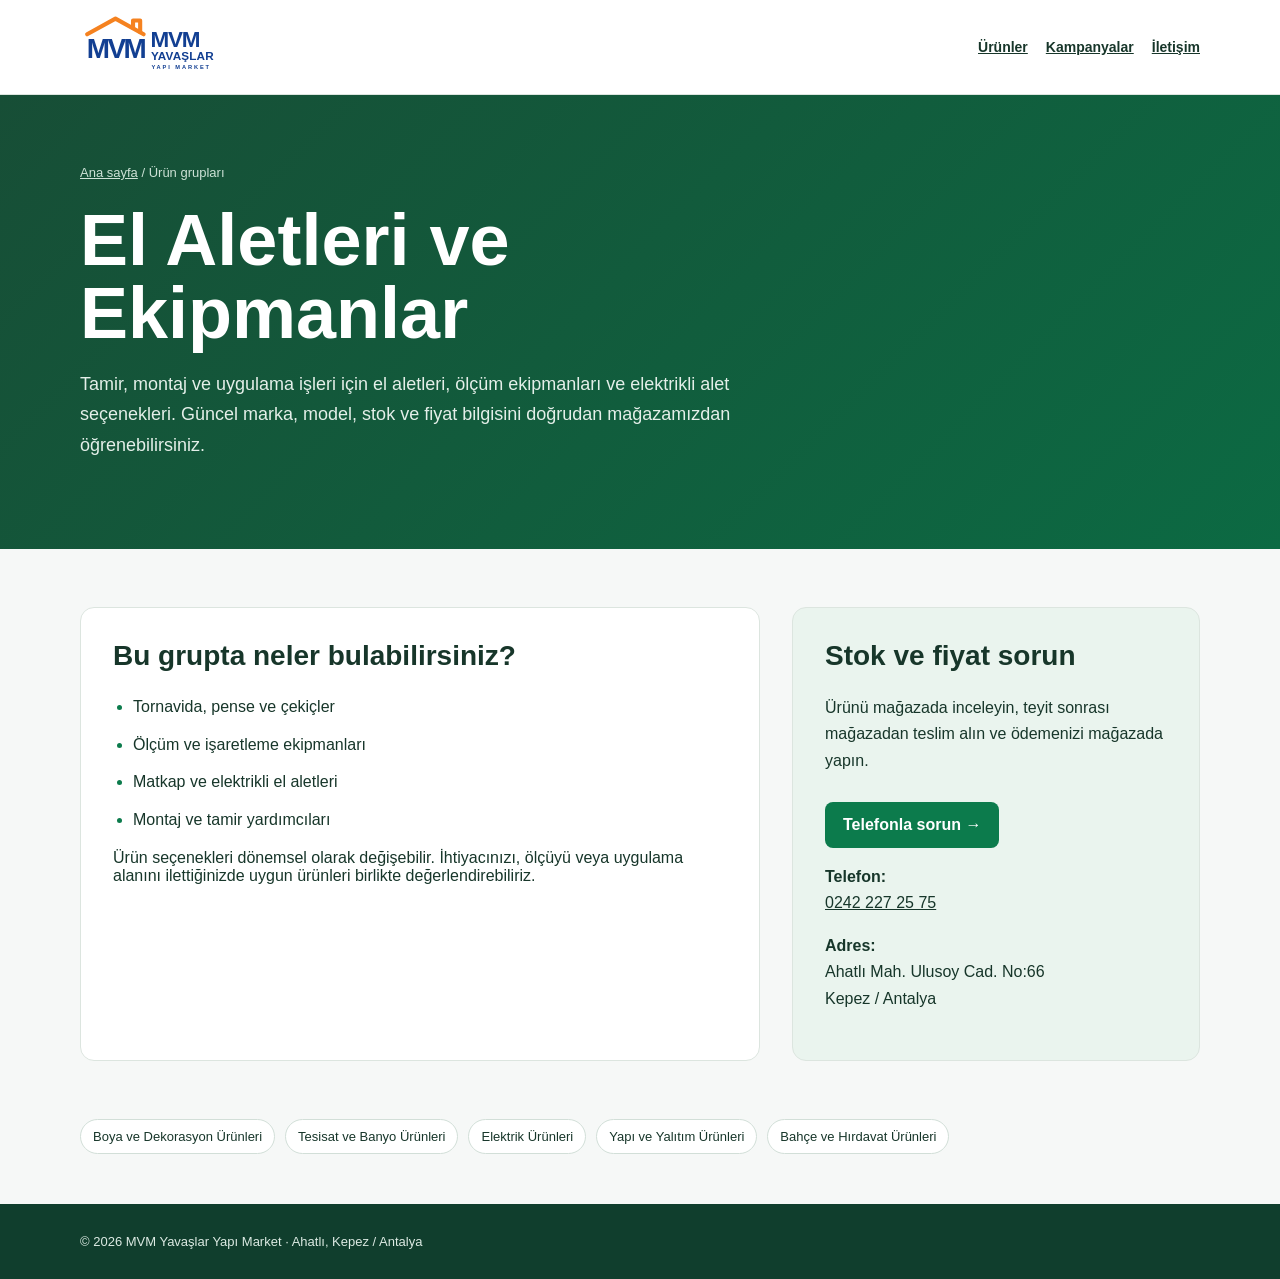
<file: el-aletleri.html>
<!doctype html>
<html lang="tr"><head><meta charset="utf-8"><meta name="viewport" content="width=device-width,initial-scale=1">
<title>El Aletleri ve Ekipmanlar | MVM Yavaşlar Yapı Market Antalya</title>
<meta name="description" content="Tamir, montaj ve uygulama işleri için el aletleri, ölçüm ekipmanları ve elektrikli alet seçenekleri. Ahatlı, Kepez / Antalya.">
<meta name="robots" content="index,follow,max-image-preview:large"><link rel="canonical" href="https://mvmyavaslar.com/el-aletleri.html">
<meta property="og:type" content="website"><meta property="og:locale" content="tr_TR"><meta property="og:title" content="El Aletleri ve Ekipmanlar | MVM Yavaşlar">
<meta property="og:description" content="Tamir, montaj ve uygulama işleri için el aletleri, ölçüm ekipmanları ve elektrikli alet seçenekleri."><meta property="og:url" content="https://mvmyavaslar.com/el-aletleri.html">
<meta property="og:image" content="https://mvmyavaslar.com/assets/store-products-v2.webp"><meta name="theme-color" content="#174e36">
<link rel="icon" href="assets/mvm-logo-optimized.svg" type="image/svg+xml">
<style>*{box-sizing:border-box}html{font-family:Arial,Helvetica,sans-serif;color:#17362a;background:#f6f8f7}body{margin:0}a{color:inherit}.wrap{width:min(1120px,calc(100% - 32px));margin:auto}header{background:#fff;border-bottom:1px solid #dce5df}.head{min-height:94px;display:flex;align-items:center;justify-content:space-between;gap:20px}.head img{width:190px;height:auto}.head nav{display:flex;gap:18px;font-weight:700;font-size:14px}.hero{padding:70px 0;background:linear-gradient(135deg,#174e36,#0c6a43);color:#fff}.crumbs{font-size:13px;color:#cde2d6}.hero h1{max-width:780px;margin:24px 0 18px;font-size:clamp(38px,7vw,72px);line-height:1.02}.hero p{max-width:720px;font-size:18px;line-height:1.7;color:#e4efe9}.content{display:grid;grid-template-columns:1.25fr .75fr;gap:32px;padding:58px 0}.card{padding:32px;border:1px solid #dce5df;border-radius:14px;background:#fff}.card h2{margin-top:0;font-size:28px}.card ul{display:grid;gap:13px;padding-left:20px;line-height:1.55}.card li::marker{color:#0c7b4c}.aside{background:#eaf4ee}.aside p{line-height:1.65}.button{display:inline-flex;margin-top:12px;padding:14px 18px;border-radius:8px;background:#0c7b4c;color:#fff;font-weight:800;text-decoration:none}.links{display:flex;flex-wrap:wrap;gap:10px;padding-bottom:50px}.links a{padding:9px 12px;border:1px solid #d2dfd8;border-radius:999px;background:#fff;font-size:13px;text-decoration:none}footer{padding:30px 0;background:#103e2d;color:#dceae3;font-size:13px}@media(max-width:700px){.head{min-height:78px}.head img{width:150px}.head nav a:not(:last-child){display:none}.hero{padding:48px 0}.hero p{font-size:16px}.content{grid-template-columns:1fr;padding:34px 0}.card{padding:24px}.card h2{font-size:24px}}</style>
<script type="application/ld+json">{"@context":"https://schema.org","@type":"CollectionPage","name":"El Aletleri ve Ekipmanlar","description":"Tamir, montaj ve uygulama işleri için el aletleri, ölçüm ekipmanları ve elektrikli alet seçenekleri.","url":"https://mvmyavaslar.com/el-aletleri.html","isPartOf":{"@type":"WebSite","name":"MVM Yavaşlar Yapı Market","url":"https://mvmyavaslar.com/"}}</script>
</head><body><header><div class="wrap head"><a href="/" aria-label="MVM Yavaşlar ana sayfa"><img src="assets/mvm-logo-optimized.svg" alt="MVM Yavaşlar Yapı Market" width="190" height="67"></a><nav aria-label="Ana menü"><a href="/#urunler">Ürünler</a><a href="/#kampanyalar">Kampanyalar</a><a href="/#iletisim">İletişim</a></nav></div></header>
<main><section class="hero"><div class="wrap"><div class="crumbs"><a href="/">Ana sayfa</a> / Ürün grupları</div><h1>El Aletleri ve Ekipmanlar</h1><p>Tamir, montaj ve uygulama işleri için el aletleri, ölçüm ekipmanları ve elektrikli alet seçenekleri. Güncel marka, model, stok ve fiyat bilgisini doğrudan mağazamızdan öğrenebilirsiniz.</p></div></section>
<div class="wrap content"><section class="card"><h2>Bu grupta neler bulabilirsiniz?</h2><ul><li>Tornavida, pense ve çekiçler</li><li>Ölçüm ve işaretleme ekipmanları</li><li>Matkap ve elektrikli el aletleri</li><li>Montaj ve tamir yardımcıları</li></ul><p>Ürün seçenekleri dönemsel olarak değişebilir. İhtiyacınızı, ölçüyü veya uygulama alanını ilettiğinizde uygun ürünleri birlikte değerlendirebiliriz.</p></section><aside class="card aside"><h2>Stok ve fiyat sorun</h2><p>Ürünü mağazada inceleyin, teyit sonrası mağazadan teslim alın ve ödemenizi mağazada yapın.</p><a class="button" href="tel:+902422272575">Telefonla sorun →</a><p><strong>Telefon:</strong><br><a href="tel:+902422272575">0242 227 25 75</a></p><p><strong>Adres:</strong><br>Ahatlı Mah. Ulusoy Cad. No:66<br>Kepez / Antalya</p></aside></div>
<nav class="wrap links" aria-label="Diğer ürün grupları"><a href="boya-dekorasyon.html">Boya ve Dekorasyon Ürünleri</a><a href="tesisat-banyo.html">Tesisat ve Banyo Ürünleri</a><a href="elektrik.html">Elektrik Ürünleri</a><a href="yapi-yalitim.html">Yapı ve Yalıtım Ürünleri</a><a href="bahce-hirdavat.html">Bahçe ve Hırdavat Ürünleri</a></nav></main>
<footer><div class="wrap">© 2026 MVM Yavaşlar Yapı Market · Ahatlı, Kepez / Antalya</div></footer></body></html>
</file>
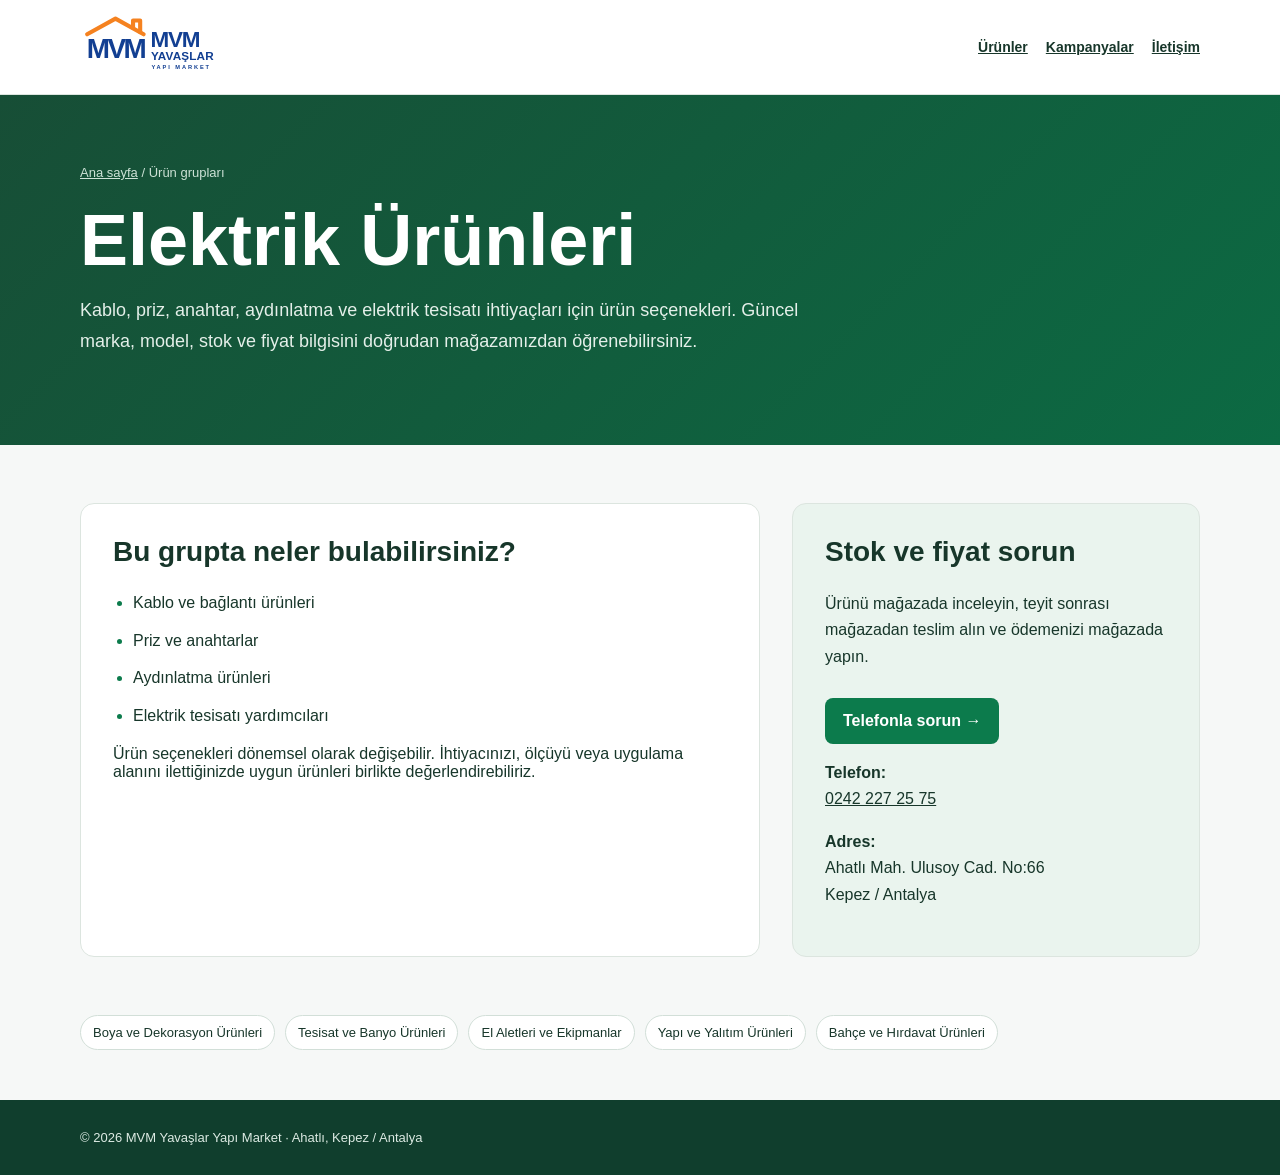
<file: elektrik.html>
<!doctype html>
<html lang="tr"><head><meta charset="utf-8"><meta name="viewport" content="width=device-width,initial-scale=1">
<title>Elektrik Ürünleri | MVM Yavaşlar Yapı Market Antalya</title>
<meta name="description" content="Kablo, priz, anahtar, aydınlatma ve elektrik tesisatı ihtiyaçları için ürün seçenekleri. Ahatlı, Kepez / Antalya.">
<meta name="robots" content="index,follow,max-image-preview:large"><link rel="canonical" href="https://mvmyavaslar.com/elektrik.html">
<meta property="og:type" content="website"><meta property="og:locale" content="tr_TR"><meta property="og:title" content="Elektrik Ürünleri | MVM Yavaşlar">
<meta property="og:description" content="Kablo, priz, anahtar, aydınlatma ve elektrik tesisatı ihtiyaçları için ürün seçenekleri."><meta property="og:url" content="https://mvmyavaslar.com/elektrik.html">
<meta property="og:image" content="https://mvmyavaslar.com/assets/store-products-v2.webp"><meta name="theme-color" content="#174e36">
<link rel="icon" href="assets/mvm-logo-optimized.svg" type="image/svg+xml">
<style>*{box-sizing:border-box}html{font-family:Arial,Helvetica,sans-serif;color:#17362a;background:#f6f8f7}body{margin:0}a{color:inherit}.wrap{width:min(1120px,calc(100% - 32px));margin:auto}header{background:#fff;border-bottom:1px solid #dce5df}.head{min-height:94px;display:flex;align-items:center;justify-content:space-between;gap:20px}.head img{width:190px;height:auto}.head nav{display:flex;gap:18px;font-weight:700;font-size:14px}.hero{padding:70px 0;background:linear-gradient(135deg,#174e36,#0c6a43);color:#fff}.crumbs{font-size:13px;color:#cde2d6}.hero h1{max-width:780px;margin:24px 0 18px;font-size:clamp(38px,7vw,72px);line-height:1.02}.hero p{max-width:720px;font-size:18px;line-height:1.7;color:#e4efe9}.content{display:grid;grid-template-columns:1.25fr .75fr;gap:32px;padding:58px 0}.card{padding:32px;border:1px solid #dce5df;border-radius:14px;background:#fff}.card h2{margin-top:0;font-size:28px}.card ul{display:grid;gap:13px;padding-left:20px;line-height:1.55}.card li::marker{color:#0c7b4c}.aside{background:#eaf4ee}.aside p{line-height:1.65}.button{display:inline-flex;margin-top:12px;padding:14px 18px;border-radius:8px;background:#0c7b4c;color:#fff;font-weight:800;text-decoration:none}.links{display:flex;flex-wrap:wrap;gap:10px;padding-bottom:50px}.links a{padding:9px 12px;border:1px solid #d2dfd8;border-radius:999px;background:#fff;font-size:13px;text-decoration:none}footer{padding:30px 0;background:#103e2d;color:#dceae3;font-size:13px}@media(max-width:700px){.head{min-height:78px}.head img{width:150px}.head nav a:not(:last-child){display:none}.hero{padding:48px 0}.hero p{font-size:16px}.content{grid-template-columns:1fr;padding:34px 0}.card{padding:24px}.card h2{font-size:24px}}</style>
<script type="application/ld+json">{"@context":"https://schema.org","@type":"CollectionPage","name":"Elektrik Ürünleri","description":"Kablo, priz, anahtar, aydınlatma ve elektrik tesisatı ihtiyaçları için ürün seçenekleri.","url":"https://mvmyavaslar.com/elektrik.html","isPartOf":{"@type":"WebSite","name":"MVM Yavaşlar Yapı Market","url":"https://mvmyavaslar.com/"}}</script>
</head><body><header><div class="wrap head"><a href="/" aria-label="MVM Yavaşlar ana sayfa"><img src="assets/mvm-logo-optimized.svg" alt="MVM Yavaşlar Yapı Market" width="190" height="67"></a><nav aria-label="Ana menü"><a href="/#urunler">Ürünler</a><a href="/#kampanyalar">Kampanyalar</a><a href="/#iletisim">İletişim</a></nav></div></header>
<main><section class="hero"><div class="wrap"><div class="crumbs"><a href="/">Ana sayfa</a> / Ürün grupları</div><h1>Elektrik Ürünleri</h1><p>Kablo, priz, anahtar, aydınlatma ve elektrik tesisatı ihtiyaçları için ürün seçenekleri. Güncel marka, model, stok ve fiyat bilgisini doğrudan mağazamızdan öğrenebilirsiniz.</p></div></section>
<div class="wrap content"><section class="card"><h2>Bu grupta neler bulabilirsiniz?</h2><ul><li>Kablo ve bağlantı ürünleri</li><li>Priz ve anahtarlar</li><li>Aydınlatma ürünleri</li><li>Elektrik tesisatı yardımcıları</li></ul><p>Ürün seçenekleri dönemsel olarak değişebilir. İhtiyacınızı, ölçüyü veya uygulama alanını ilettiğinizde uygun ürünleri birlikte değerlendirebiliriz.</p></section><aside class="card aside"><h2>Stok ve fiyat sorun</h2><p>Ürünü mağazada inceleyin, teyit sonrası mağazadan teslim alın ve ödemenizi mağazada yapın.</p><a class="button" href="tel:+902422272575">Telefonla sorun →</a><p><strong>Telefon:</strong><br><a href="tel:+902422272575">0242 227 25 75</a></p><p><strong>Adres:</strong><br>Ahatlı Mah. Ulusoy Cad. No:66<br>Kepez / Antalya</p></aside></div>
<nav class="wrap links" aria-label="Diğer ürün grupları"><a href="boya-dekorasyon.html">Boya ve Dekorasyon Ürünleri</a><a href="tesisat-banyo.html">Tesisat ve Banyo Ürünleri</a><a href="el-aletleri.html">El Aletleri ve Ekipmanlar</a><a href="yapi-yalitim.html">Yapı ve Yalıtım Ürünleri</a><a href="bahce-hirdavat.html">Bahçe ve Hırdavat Ürünleri</a></nav></main>
<footer><div class="wrap">© 2026 MVM Yavaşlar Yapı Market · Ahatlı, Kepez / Antalya</div></footer></body></html>
</file>
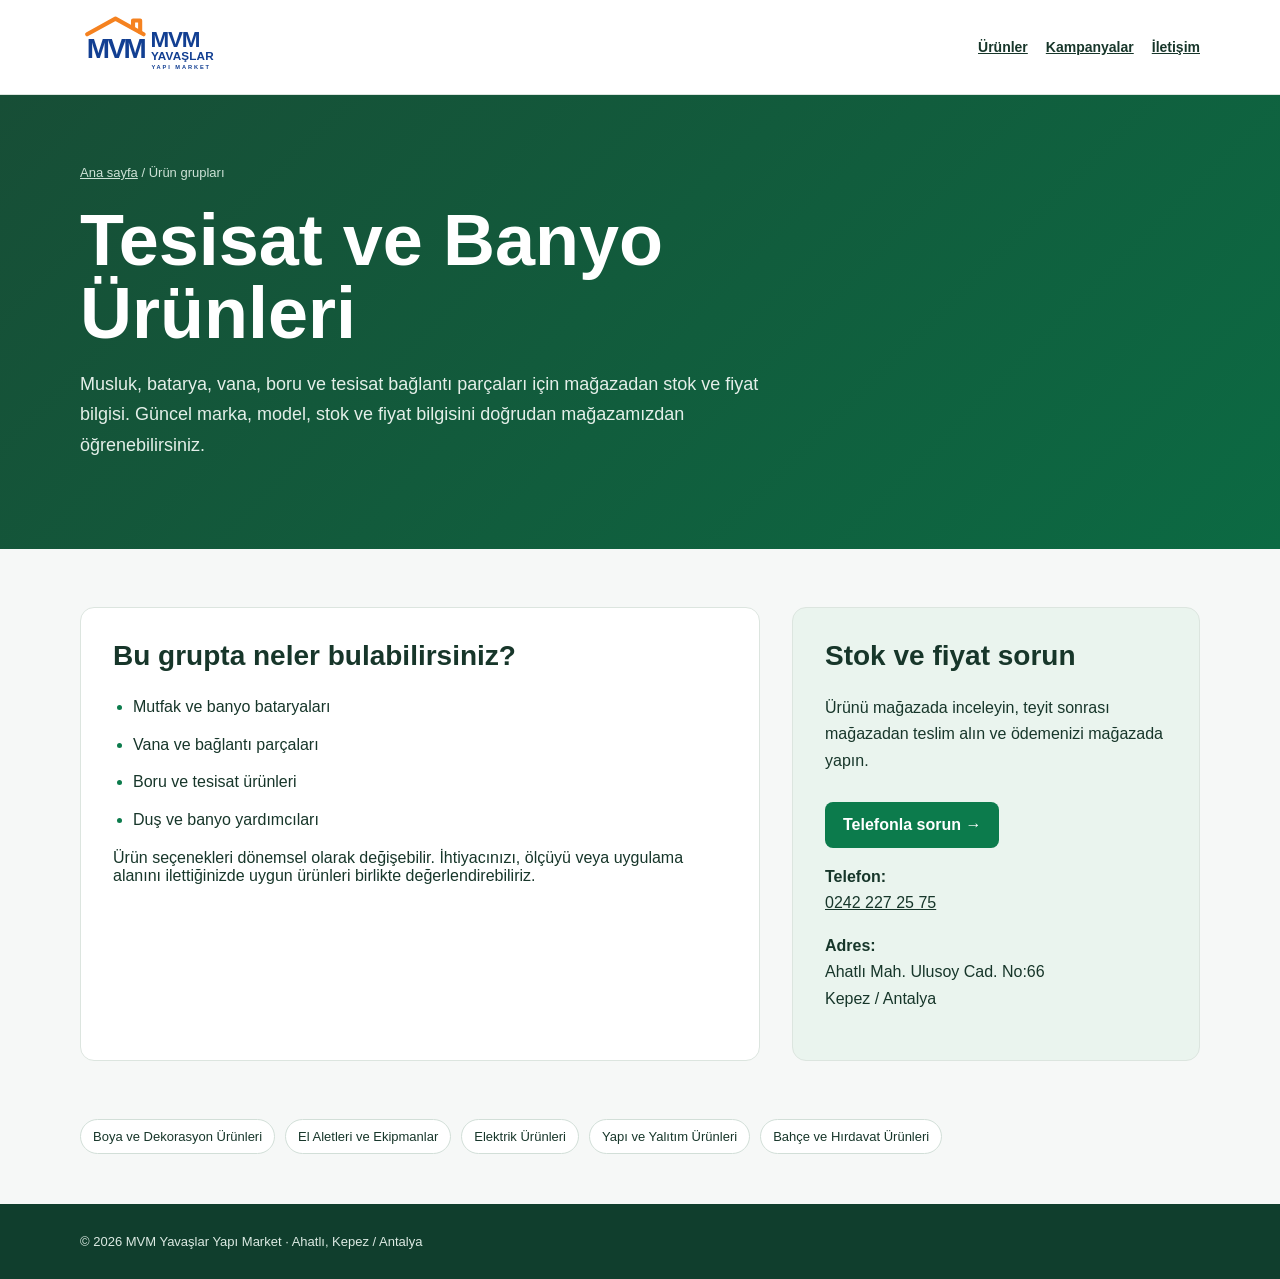
<file: tesisat-banyo.html>
<!doctype html>
<html lang="tr"><head><meta charset="utf-8"><meta name="viewport" content="width=device-width,initial-scale=1">
<title>Tesisat ve Banyo Ürünleri | MVM Yavaşlar Yapı Market Antalya</title>
<meta name="description" content="Musluk, batarya, vana, boru ve tesisat bağlantı parçaları için mağazadan stok ve fiyat bilgisi. Ahatlı, Kepez / Antalya.">
<meta name="robots" content="index,follow,max-image-preview:large"><link rel="canonical" href="https://mvmyavaslar.com/tesisat-banyo.html">
<meta property="og:type" content="website"><meta property="og:locale" content="tr_TR"><meta property="og:title" content="Tesisat ve Banyo Ürünleri | MVM Yavaşlar">
<meta property="og:description" content="Musluk, batarya, vana, boru ve tesisat bağlantı parçaları için mağazadan stok ve fiyat bilgisi."><meta property="og:url" content="https://mvmyavaslar.com/tesisat-banyo.html">
<meta property="og:image" content="https://mvmyavaslar.com/assets/store-products-v2.webp"><meta name="theme-color" content="#174e36">
<link rel="icon" href="assets/mvm-logo-optimized.svg" type="image/svg+xml">
<style>*{box-sizing:border-box}html{font-family:Arial,Helvetica,sans-serif;color:#17362a;background:#f6f8f7}body{margin:0}a{color:inherit}.wrap{width:min(1120px,calc(100% - 32px));margin:auto}header{background:#fff;border-bottom:1px solid #dce5df}.head{min-height:94px;display:flex;align-items:center;justify-content:space-between;gap:20px}.head img{width:190px;height:auto}.head nav{display:flex;gap:18px;font-weight:700;font-size:14px}.hero{padding:70px 0;background:linear-gradient(135deg,#174e36,#0c6a43);color:#fff}.crumbs{font-size:13px;color:#cde2d6}.hero h1{max-width:780px;margin:24px 0 18px;font-size:clamp(38px,7vw,72px);line-height:1.02}.hero p{max-width:720px;font-size:18px;line-height:1.7;color:#e4efe9}.content{display:grid;grid-template-columns:1.25fr .75fr;gap:32px;padding:58px 0}.card{padding:32px;border:1px solid #dce5df;border-radius:14px;background:#fff}.card h2{margin-top:0;font-size:28px}.card ul{display:grid;gap:13px;padding-left:20px;line-height:1.55}.card li::marker{color:#0c7b4c}.aside{background:#eaf4ee}.aside p{line-height:1.65}.button{display:inline-flex;margin-top:12px;padding:14px 18px;border-radius:8px;background:#0c7b4c;color:#fff;font-weight:800;text-decoration:none}.links{display:flex;flex-wrap:wrap;gap:10px;padding-bottom:50px}.links a{padding:9px 12px;border:1px solid #d2dfd8;border-radius:999px;background:#fff;font-size:13px;text-decoration:none}footer{padding:30px 0;background:#103e2d;color:#dceae3;font-size:13px}@media(max-width:700px){.head{min-height:78px}.head img{width:150px}.head nav a:not(:last-child){display:none}.hero{padding:48px 0}.hero p{font-size:16px}.content{grid-template-columns:1fr;padding:34px 0}.card{padding:24px}.card h2{font-size:24px}}</style>
<script type="application/ld+json">{"@context":"https://schema.org","@type":"CollectionPage","name":"Tesisat ve Banyo Ürünleri","description":"Musluk, batarya, vana, boru ve tesisat bağlantı parçaları için mağazadan stok ve fiyat bilgisi.","url":"https://mvmyavaslar.com/tesisat-banyo.html","isPartOf":{"@type":"WebSite","name":"MVM Yavaşlar Yapı Market","url":"https://mvmyavaslar.com/"}}</script>
</head><body><header><div class="wrap head"><a href="/" aria-label="MVM Yavaşlar ana sayfa"><img src="assets/mvm-logo-optimized.svg" alt="MVM Yavaşlar Yapı Market" width="190" height="67"></a><nav aria-label="Ana menü"><a href="/#urunler">Ürünler</a><a href="/#kampanyalar">Kampanyalar</a><a href="/#iletisim">İletişim</a></nav></div></header>
<main><section class="hero"><div class="wrap"><div class="crumbs"><a href="/">Ana sayfa</a> / Ürün grupları</div><h1>Tesisat ve Banyo Ürünleri</h1><p>Musluk, batarya, vana, boru ve tesisat bağlantı parçaları için mağazadan stok ve fiyat bilgisi. Güncel marka, model, stok ve fiyat bilgisini doğrudan mağazamızdan öğrenebilirsiniz.</p></div></section>
<div class="wrap content"><section class="card"><h2>Bu grupta neler bulabilirsiniz?</h2><ul><li>Mutfak ve banyo bataryaları</li><li>Vana ve bağlantı parçaları</li><li>Boru ve tesisat ürünleri</li><li>Duş ve banyo yardımcıları</li></ul><p>Ürün seçenekleri dönemsel olarak değişebilir. İhtiyacınızı, ölçüyü veya uygulama alanını ilettiğinizde uygun ürünleri birlikte değerlendirebiliriz.</p></section><aside class="card aside"><h2>Stok ve fiyat sorun</h2><p>Ürünü mağazada inceleyin, teyit sonrası mağazadan teslim alın ve ödemenizi mağazada yapın.</p><a class="button" href="tel:+902422272575">Telefonla sorun →</a><p><strong>Telefon:</strong><br><a href="tel:+902422272575">0242 227 25 75</a></p><p><strong>Adres:</strong><br>Ahatlı Mah. Ulusoy Cad. No:66<br>Kepez / Antalya</p></aside></div>
<nav class="wrap links" aria-label="Diğer ürün grupları"><a href="boya-dekorasyon.html">Boya ve Dekorasyon Ürünleri</a><a href="el-aletleri.html">El Aletleri ve Ekipmanlar</a><a href="elektrik.html">Elektrik Ürünleri</a><a href="yapi-yalitim.html">Yapı ve Yalıtım Ürünleri</a><a href="bahce-hirdavat.html">Bahçe ve Hırdavat Ürünleri</a></nav></main>
<footer><div class="wrap">© 2026 MVM Yavaşlar Yapı Market · Ahatlı, Kepez / Antalya</div></footer></body></html>
</file>
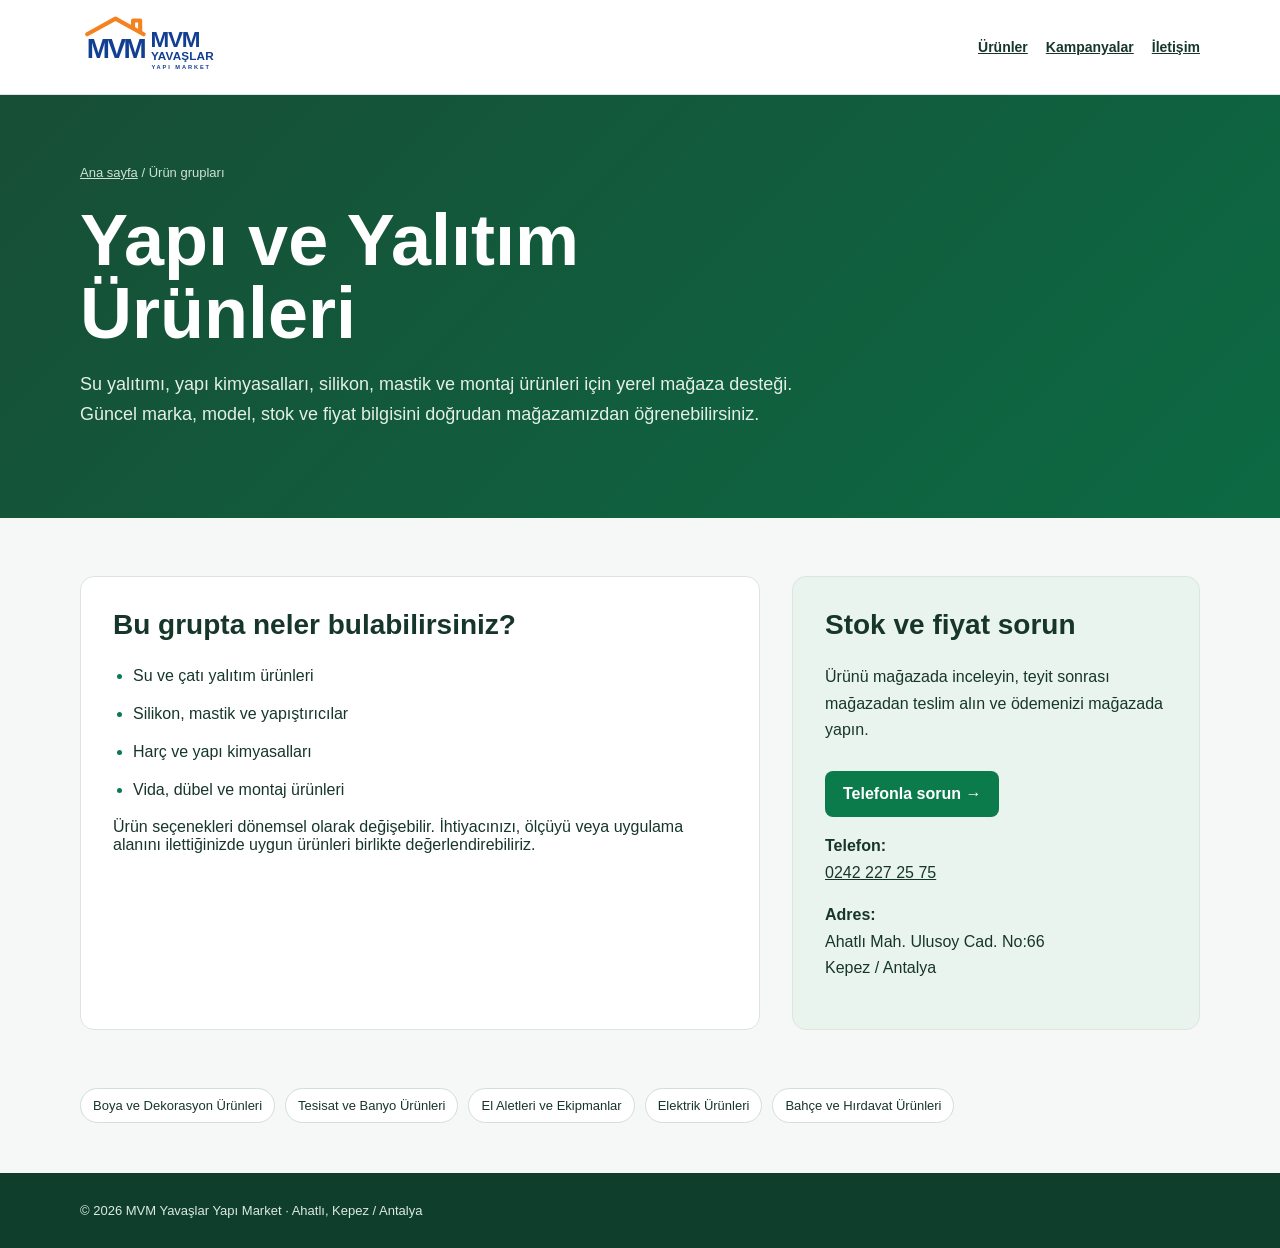
<file: yapi-yalitim.html>
<!doctype html>
<html lang="tr"><head><meta charset="utf-8"><meta name="viewport" content="width=device-width,initial-scale=1">
<title>Yapı ve Yalıtım Ürünleri | MVM Yavaşlar Yapı Market Antalya</title>
<meta name="description" content="Su yalıtımı, yapı kimyasalları, silikon, mastik ve montaj ürünleri için yerel mağaza desteği. Ahatlı, Kepez / Antalya.">
<meta name="robots" content="index,follow,max-image-preview:large"><link rel="canonical" href="https://mvmyavaslar.com/yapi-yalitim.html">
<meta property="og:type" content="website"><meta property="og:locale" content="tr_TR"><meta property="og:title" content="Yapı ve Yalıtım Ürünleri | MVM Yavaşlar">
<meta property="og:description" content="Su yalıtımı, yapı kimyasalları, silikon, mastik ve montaj ürünleri için yerel mağaza desteği."><meta property="og:url" content="https://mvmyavaslar.com/yapi-yalitim.html">
<meta property="og:image" content="https://mvmyavaslar.com/assets/store-products-v2.webp"><meta name="theme-color" content="#174e36">
<link rel="icon" href="assets/mvm-logo-optimized.svg" type="image/svg+xml">
<style>*{box-sizing:border-box}html{font-family:Arial,Helvetica,sans-serif;color:#17362a;background:#f6f8f7}body{margin:0}a{color:inherit}.wrap{width:min(1120px,calc(100% - 32px));margin:auto}header{background:#fff;border-bottom:1px solid #dce5df}.head{min-height:94px;display:flex;align-items:center;justify-content:space-between;gap:20px}.head img{width:190px;height:auto}.head nav{display:flex;gap:18px;font-weight:700;font-size:14px}.hero{padding:70px 0;background:linear-gradient(135deg,#174e36,#0c6a43);color:#fff}.crumbs{font-size:13px;color:#cde2d6}.hero h1{max-width:780px;margin:24px 0 18px;font-size:clamp(38px,7vw,72px);line-height:1.02}.hero p{max-width:720px;font-size:18px;line-height:1.7;color:#e4efe9}.content{display:grid;grid-template-columns:1.25fr .75fr;gap:32px;padding:58px 0}.card{padding:32px;border:1px solid #dce5df;border-radius:14px;background:#fff}.card h2{margin-top:0;font-size:28px}.card ul{display:grid;gap:13px;padding-left:20px;line-height:1.55}.card li::marker{color:#0c7b4c}.aside{background:#eaf4ee}.aside p{line-height:1.65}.button{display:inline-flex;margin-top:12px;padding:14px 18px;border-radius:8px;background:#0c7b4c;color:#fff;font-weight:800;text-decoration:none}.links{display:flex;flex-wrap:wrap;gap:10px;padding-bottom:50px}.links a{padding:9px 12px;border:1px solid #d2dfd8;border-radius:999px;background:#fff;font-size:13px;text-decoration:none}footer{padding:30px 0;background:#103e2d;color:#dceae3;font-size:13px}@media(max-width:700px){.head{min-height:78px}.head img{width:150px}.head nav a:not(:last-child){display:none}.hero{padding:48px 0}.hero p{font-size:16px}.content{grid-template-columns:1fr;padding:34px 0}.card{padding:24px}.card h2{font-size:24px}}</style>
<script type="application/ld+json">{"@context":"https://schema.org","@type":"CollectionPage","name":"Yapı ve Yalıtım Ürünleri","description":"Su yalıtımı, yapı kimyasalları, silikon, mastik ve montaj ürünleri için yerel mağaza desteği.","url":"https://mvmyavaslar.com/yapi-yalitim.html","isPartOf":{"@type":"WebSite","name":"MVM Yavaşlar Yapı Market","url":"https://mvmyavaslar.com/"}}</script>
</head><body><header><div class="wrap head"><a href="/" aria-label="MVM Yavaşlar ana sayfa"><img src="assets/mvm-logo-optimized.svg" alt="MVM Yavaşlar Yapı Market" width="190" height="67"></a><nav aria-label="Ana menü"><a href="/#urunler">Ürünler</a><a href="/#kampanyalar">Kampanyalar</a><a href="/#iletisim">İletişim</a></nav></div></header>
<main><section class="hero"><div class="wrap"><div class="crumbs"><a href="/">Ana sayfa</a> / Ürün grupları</div><h1>Yapı ve Yalıtım Ürünleri</h1><p>Su yalıtımı, yapı kimyasalları, silikon, mastik ve montaj ürünleri için yerel mağaza desteği. Güncel marka, model, stok ve fiyat bilgisini doğrudan mağazamızdan öğrenebilirsiniz.</p></div></section>
<div class="wrap content"><section class="card"><h2>Bu grupta neler bulabilirsiniz?</h2><ul><li>Su ve çatı yalıtım ürünleri</li><li>Silikon, mastik ve yapıştırıcılar</li><li>Harç ve yapı kimyasalları</li><li>Vida, dübel ve montaj ürünleri</li></ul><p>Ürün seçenekleri dönemsel olarak değişebilir. İhtiyacınızı, ölçüyü veya uygulama alanını ilettiğinizde uygun ürünleri birlikte değerlendirebiliriz.</p></section><aside class="card aside"><h2>Stok ve fiyat sorun</h2><p>Ürünü mağazada inceleyin, teyit sonrası mağazadan teslim alın ve ödemenizi mağazada yapın.</p><a class="button" href="tel:+902422272575">Telefonla sorun →</a><p><strong>Telefon:</strong><br><a href="tel:+902422272575">0242 227 25 75</a></p><p><strong>Adres:</strong><br>Ahatlı Mah. Ulusoy Cad. No:66<br>Kepez / Antalya</p></aside></div>
<nav class="wrap links" aria-label="Diğer ürün grupları"><a href="boya-dekorasyon.html">Boya ve Dekorasyon Ürünleri</a><a href="tesisat-banyo.html">Tesisat ve Banyo Ürünleri</a><a href="el-aletleri.html">El Aletleri ve Ekipmanlar</a><a href="elektrik.html">Elektrik Ürünleri</a><a href="bahce-hirdavat.html">Bahçe ve Hırdavat Ürünleri</a></nav></main>
<footer><div class="wrap">© 2026 MVM Yavaşlar Yapı Market · Ahatlı, Kepez / Antalya</div></footer></body></html>
</file>
<file: styles.css>
:root{--green:#174e36;--green-dark:#103b2a;--ink:#193c2d;--muted:#68736d;--line:#e2e7e3;--sage:#edf3ed;--cream:#f4f5f0;--white:#fff;--radius:12px}*{box-sizing:border-box}html{scroll-behavior:smooth;scroll-padding-top:80px}body{font-size:15px;line-height:1.55}body:has(dialog[open]){overflow:hidden}a{color:inherit;text-decoration:none}button{cursor:pointer}button,a,input,select,summary,textarea{-webkit-tap-highlight-color:transparent}button{color:inherit}button,input,select,textarea{font:inherit}button{border:0;background:none}input,select,textarea{min-width:0;max-width:100%}img{max-width:100%;display:block}svg{width:24px;height:24px;fill:none;stroke:currentColor;stroke-width:1.7;stroke-linecap:round;stroke-linejoin:round;flex-shrink:0}p,h1,h2,h3{margin:0}h1,h2,h3{line-height:1.15;letter-spacing:-.035em}h2{font-size:32px;font-weight:700}h3{font-size:18px}a,button{touch-action:manipulation}.wrap{width:calc(100% - 80px);max-width:1280px;margin-inline:auto}.section{padding-block:64px}.skip{position:fixed;top:-70px;left:20px;background:var(--green);color:#fff;padding:12px;z-index:100}.skip:focus{top:10px}:focus-visible{outline:3px solid #d59b35;outline-offset:4px;border-radius:3px}[hidden]{display:none!important}.topbar{background:#f2f5f2;border-bottom:1px solid var(--line);font-size:11px;color:#58675c}.topbar-inner{display:flex;justify-content:space-between;gap:20px;min-height:33px;align-items:center}.topbar-inner>div{display:flex;gap:26px}.topbar a:hover{text-decoration:underline}.top-separator{margin-inline:8px;color:#a5ada7}.masthead{position:relative;z-index:20}.header-inner{display:flex;align-items:center;gap:34px;min-height:108px}.brand{flex-shrink:0;border:1px solid #ecf0ec;border-radius:8px;padding:3px 8px;box-shadow:0 2px 12px #123f9207}.brand img{width:194px;height:81px}.search{display:flex;align-items:center;gap:12px;flex:1;background:#f5f6f4;border:1px solid var(--line);border-radius:7px;height:48px;padding:5px 6px 5px 15px}.search svg{width:19px;color:#818b83}.search input{background:none;border:0;outline:none;flex:1;width:100%;font-size:13px;color:var(--ink)}.search:focus-within{border-color:var(--green)}.search button{background:var(--green);color:#fff;border-radius:4px;height:34px;padding:0 17px;font-weight:700;font-size:12px}.header-help{display:flex;gap:9px;align-items:center;flex-shrink:0}.header-help small{display:block;font-size:11px;color:var(--muted)}.header-help b{display:block;font-size:12px}.round-icon{width:32px;height:32px;border:1px solid var(--line);border-radius:50%;display:grid;place-items:center;font-size:19px}.list-trigger{display:flex;align-items:center;gap:9px;flex-shrink:0;font-size:12px;font-weight:700}.list-trigger b,.mobile-bar b{background:var(--green);border-radius:50%;color:#fff;min-width:22px;height:22px;display:inline-grid;place-items:center;font-size:11px;padding-inline:4px}.list-trigger svg{width:22px}.nav-shell{background:var(--green);color:#fff}.nav-inner{display:flex;align-items:stretch;justify-content:space-between;height:52px}.nav-inner nav{display:flex;align-items:stretch;gap:32px;font-size:12px;font-weight:600}.nav-inner nav>a{display:flex;align-items:center;position:relative}.nav-inner nav>a:hover{color:#cee5bd}.nav-categories{padding-right:28px;border-right:1px solid #ffffff30;gap:12px}.calculator-nav{display:flex;align-items:center;gap:10px;background:#ffffff12;font-size:12px;font-weight:600;padding:0 17px}.calculator-nav svg{width:17px}.calculator-nav span{padding-left:18px;font-size:20px}.menu-button{display:none}.hero{margin-top:24px;display:grid;grid-template-columns:47% 53%;min-height:403px;border-radius:12px;overflow:hidden;background:var(--cream)}.hero-copy{padding:42px 25px 32px 40px;position:relative;z-index:1}.eyebrow{font-size:10px;font-weight:700;letter-spacing:.14em;color:var(--green);display:flex;align-items:center;gap:8px;margin-bottom:13px}.eyebrow i{width:6px;height:6px;background:var(--green);border-radius:50%}.hero h1{font-size:49px;line-height:1.08;letter-spacing:-.05em}.hero h1 span{color:var(--green)}.hero-copy>p:not(.eyebrow){font-size:14px;color:#657167;line-height:1.75;margin-top:20px}.hero-actions{display:flex;align-items:center;gap:22px;margin-top:24px}.button{display:inline-flex;align-items:center;justify-content:center;gap:25px;padding:13px 21px;font-weight:700;font-size:12px;border-radius:6px;border:1px solid transparent;line-height:1.4;transition:background .15s,transform .15s}.button:hover{transform:translateY(-1px)}.primary{background:var(--green);color:#fff}.primary:hover{background:var(--green-dark)}.outline{border-color:#b9c8bd;background:white}.outline:hover{background:var(--sage)}.light{background:white;color:var(--green)}.text-link{font-size:12px;font-weight:700;padding:0}.text-link:hover{text-decoration:underline}.hero-location{display:flex;align-items:center;gap:7px;color:#6e786f;font-size:11px;margin-top:29px}.hero-location svg{width:15px;height:18px}.hero-visual{position:relative;min-width:0}.hero-visual>img{height:100%;width:100%;object-fit:cover;object-position:44% center}.hero-stamp{position:absolute;right:23px;bottom:23px;background:#fffef5ed;padding:17px 54px 17px 20px;border-radius:7px;box-shadow:0 4px 30px #0001}.hero-stamp>span:first-child{font-size:8px;letter-spacing:.12em;display:block;margin-bottom:6px;color:#6c766d}.hero-stamp b{font-size:17px;line-height:1.25;display:block}.stamp-arrow{position:absolute;right:17px;bottom:17px;font-size:25px}.assurance{display:grid;grid-template-columns:repeat(3,1fr);border-bottom:1px solid var(--line);padding:25px 25px;gap:35px}.assurance>div{display:flex;align-items:center;justify-content:center;gap:13px}.assurance>div+div{border-left:1px solid var(--line)}.assurance-icon{font-size:23px;width:35px;text-align:center;color:var(--green)}.assurance b{display:block;font-size:12px}.assurance small{display:block;font-size:11px;color:var(--muted);margin-top:2px}.section-head{display:flex;justify-content:space-between;align-items:end;gap:24px;margin-bottom:26px}.section-description{font-size:12px;line-height:1.65;color:var(--muted);max-width:350px}.category-grid{display:grid;grid-template-columns:repeat(6,1fr);gap:16px}.category-card{display:block;text-align:left;padding:0;border-radius:10px;overflow:hidden;border:1px solid var(--line);transition:transform .2s,box-shadow .2s}.category-card:hover{transform:translateY(-4px);box-shadow:0 7px 20px #183c2c12}.category-image{height:130px;background:#f7f7f4;overflow:hidden}.category-image img{width:100%;height:100%;object-fit:cover;transition:transform .2s}.category-card:hover img{transform:scale(1.04)}.category-card>span{display:flex;justify-content:space-between;padding:16px 12px;font-size:12px;font-weight:700;align-items:center}.category-card i{font-style:normal;color:#87928a}.campaign-section{background:#f3f6f1;border-block:1px solid #edf0e9}.campaign-section .section{padding-block:52px}.campaign-grid{display:grid;grid-template-columns:repeat(4,1fr);gap:18px}.product-card{background:#fff;border:1px solid var(--line);border-radius:10px;overflow:hidden;display:flex;flex-direction:column;min-width:0;transition:box-shadow .2s,border-color .2s}.product-card:hover{border-color:#b9c9bd;box-shadow:0 8px 22px #193b2a09}.product-image{position:relative;background:#fcfcfa;display:block;width:100%;padding:12px;aspect-ratio:1.45;overflow:hidden}.product-image img{height:100%;width:100%;object-fit:contain;mix-blend-mode:multiply;transition:transform .2s}.product-image:hover img{transform:scale(1.04)}.product-image.group-img{padding:0}.product-image.group-img img{object-fit:cover;mix-blend-mode:normal}.badge{position:absolute;top:12px;left:12px;background:#e9f0e6;color:#35603e;font-size:9px;font-weight:700;padding:4px 8px;border-radius:4px;z-index:1}.badge.campaign{background:#f1e5ca;color:#7a5b1e}.product-body{padding:18px;display:flex;flex-direction:column;flex:1}.product-brand{display:flex;justify-content:space-between;gap:7px;font-size:9px;letter-spacing:.07em;font-weight:700;color:#7b847c;margin-bottom:8px}.product-card h3{font-size:16px;letter-spacing:-.025em;min-height:38px;line-height:1.25}.product-card h3 button{padding:0;text-align:left;font-weight:700;line-height:inherit;letter-spacing:inherit;font-size:inherit}.product-desc{font-size:11px;color:var(--muted);line-height:1.6;margin-top:7px;min-height:36px}.product-price{font-size:12px;font-weight:700;margin-top:15px}.product-price small{font-size:10px;color:var(--muted);font-weight:400;display:block;margin-top:1px}.product-buttons{display:flex;align-items:center;gap:8px;margin-top:15px}.product-buttons .button{flex:1;font-size:11px;padding:10px 9px;gap:6px;white-space:nowrap}.add-button{height:37px;width:37px;flex-shrink:0;background:#f0f4ee;border:1px solid #d9e3d6;border-radius:5px;font-size:22px;line-height:1}.add-button:hover{background:#dce8d8}.campaign-note{display:flex;gap:8px;align-items:center;font-size:11px;color:#748073;margin-top:22px}.campaign-note>a{margin-left:auto;color:var(--green);font-weight:700}.catalog-toolbar{display:flex;gap:18px;justify-content:space-between;align-items:center;padding-block:3px 16px;border-bottom:1px solid var(--line)}.filter-list{display:flex;gap:6px;flex-wrap:wrap}.filter-list button{font-size:11px;padding:8px 13px;border:1px solid var(--line);border-radius:5px;white-space:nowrap}.filter-list button.active{background:var(--green);border-color:var(--green);color:white}.sort-label{display:flex;align-items:center;gap:8px;font-size:10px;color:var(--muted);white-space:nowrap}.sort-label select{font-size:11px;padding:7px 4px;border:0;background:none;color:var(--ink)}.results-line{display:flex;justify-content:space-between;min-height:44px;align-items:center;gap:12px}.results-line p{font-size:11px;color:var(--muted)}.product-grid{display:grid;grid-template-columns:repeat(4,1fr);gap:22px 18px}.show-more{text-align:center;margin-top:28px}.empty-state{background:var(--cream);text-align:center;padding:44px 20px;border-radius:10px}.empty-state>span{font-size:35px}.empty-state h3{font-size:22px;margin-top:6px}.empty-state p{font-size:13px;color:var(--muted);margin:12px 0 22px}.calculator-section{background:var(--green-dark);color:white}.calculator-section>.section{padding-top:56px;padding-bottom:40px}.calculator-heading{display:flex;gap:50px;align-items:center;position:relative;margin-bottom:30px}.calculator-heading .eyebrow{color:#b1cfaa}.calculator-heading h2{font-size:38px}.calculator-heading>p{font-size:13px;color:#bfd0c4;line-height:1.8;max-width:420px}.calculator-mark{font-size:95px;line-height:1;font-weight:700;letter-spacing:-.07em;color:#ffffff12;margin-left:auto;padding-right:30px}.calculator-panel{display:grid;grid-template-columns:1.3fr 1fr;background:white;color:var(--ink);border-radius:12px;overflow:hidden}.paint-form{padding:34px 38px}.form-step{display:flex;gap:10px;align-items:center;margin-bottom:18px}.form-step span{display:grid;place-items:center;color:var(--green);font-size:10px;background:var(--sage);border-radius:50%;width:24px;height:24px;font-weight:700}.form-step h3{font-size:16px;letter-spacing:-.015em}.form-step.second{border-top:1px solid var(--line);padding-top:23px;margin-top:22px}.segmented{display:flex;background:#f2f4ef;border-radius:5px;padding:4px;margin-bottom:17px;gap:3px}.segmented button{flex:1;padding:8px 6px;font-size:11px;border-radius:3px;color:var(--muted)}.segmented button.active{background:#fff;box-shadow:0 1px 5px #0001;color:var(--green);font-weight:700}.field{display:flex;flex-direction:column;gap:7px;font-size:11px;font-weight:700;min-width:0;margin-bottom:15px}.field>span>small{font-size:10px;color:#7d867f;font-weight:400}.field>small{font-weight:400;font-size:10px;color:var(--muted);line-height:1.5}.field input,.field select,.field textarea{height:42px;width:100%;border:1px solid #dbe1d9;border-radius:5px;background:white;padding:10px 11px;color:var(--ink);font-size:12px;font-weight:400}.field textarea{height:auto;min-height:76px;resize:vertical}.field select{padding-right:20px}.field input::placeholder{color:#8c938c}.field input:disabled,.field select:disabled{background:#f3f5f1;color:#7d887f}.input-unit{position:relative;display:block}.input-unit input{padding-right:45px}.input-unit b{position:absolute;right:14px;top:50%;transform:translateY(-50%);color:#8c958c;font-size:11px;font-weight:400}.field-grid{display:grid;grid-template-columns:1fr 1fr;gap:0 15px}.field-grid.three{grid-template-columns:repeat(3,1fr)}.field-help{font-size:11px;color:var(--green);margin-bottom:12px}.coverage-info{border-top:1px solid var(--line);margin-top:3px;padding-top:15px;font-size:10px;color:var(--muted);display:flex;flex-direction:column;gap:5px}.coverage-info a{color:var(--green);text-decoration:underline;text-underline-offset:3px}.paint-form>.text-link{margin-top:15px;font-size:10px;color:#7b887b;font-weight:400}.paint-result{background:#eaf1e5;padding:38px 36px;position:relative;display:flex;flex-direction:column}.result-label{font-size:10px;letter-spacing:.12em;font-weight:700;color:#60745d}.bucket-count{display:flex;gap:10px;align-items:baseline;margin:26px 0 13px}.bucket-count strong{font-size:91px;line-height:1;letter-spacing:-.07em;font-weight:700}.bucket-count span{font-size:20px;font-weight:600}.bucket-count svg{width:76px;height:76px;margin-left:auto;color:#71906d;align-self:center;stroke-width:2}.result-product{font-size:18px;line-height:1.35;font-weight:700;letter-spacing:-.02em}.result-area{font-size:11px;color:#6a7d66;margin-top:8px}.result-metrics{margin:26px 0 0;display:flex;flex-direction:column;gap:0}.result-metrics>div{display:flex;gap:16px;justify-content:space-between;padding:13px 0;border-top:1px solid #cfdbc9;font-size:12px}.result-metrics dt{color:#64775f}.result-metrics dd{font-size:14px;font-weight:700;margin:0;white-space:nowrap}.paint-total{border-top:1px solid #bdcdb6;margin-top:5px;padding:22px 0}.paint-total>span{font-size:12px;font-weight:600;display:block}.paint-total strong{display:block;font-size:36px;font-weight:700;letter-spacing:-.045em;line-height:1.2;margin-top:7px;overflow-wrap:anywhere}.paint-total small{display:block;font-size:10px;color:#6f8169;margin-top:8px}.paint-result>.button{width:100%;margin-top:auto;padding:15px 10px;font-size:12px}.result-note{font-size:10px;line-height:1.65;color:#6d7d67;margin-top:15px}.form-error{font-size:11px;color:#a33131;background:#fff0ee;border-radius:4px;padding:10px;margin-top:10px}.formula-details{border-top:1px solid #ffffff25;margin-top:24px;padding-top:17px;color:#b6cabc;font-size:11px}.formula-details summary{color:#dce7db;cursor:pointer;font-weight:600}.formula-details p{margin-top:10px;max-width:960px;line-height:1.8}.brand-grid{display:grid;grid-template-columns:repeat(5,1fr);border-left:1px solid var(--line);border-top:1px solid var(--line)}.brand-card{border-right:1px solid var(--line);border-bottom:1px solid var(--line);padding:24px 16px;text-align:center;min-height:105px;display:flex;flex-direction:column;justify-content:center;gap:9px}.brand-card:hover{background:var(--cream)}.brand-name{font-size:25px;line-height:1;letter-spacing:-.045em;font-weight:800}.brand-card small{font-size:10px;color:#8a928b}.brand-dyo{color:#c42d34;letter-spacing:-.09em;font-style:italic;font-size:31px}.brand-bianca{font-family:Georgia,serif;color:#466ba2;font-style:italic}.brand-isonem{color:#d73332}.brand-kalde{color:#3b709e}.brand-cms{color:#b83634}.brand-kale{color:#ad292f}.brand-vitra{color:#c92539}.brand-artema{color:#39424c}.brand-sibax{color:#c23732}.brand-henkel{color:#c5262f;font-size:24px}.store-section{display:grid;grid-template-columns:1.25fr 1fr;min-height:300px;border-radius:12px;overflow:hidden;background:#f3f5f0}.store-image{position:relative}.store-image img{width:100%;height:100%;object-fit:cover;object-position:center}.store-image>span{position:absolute;bottom:18px;left:20px;background:white;border-radius:4px;padding:7px 11px;font-size:8px;letter-spacing:.12em;font-weight:700}.store-copy{padding:36px}.store-copy h2{font-size:28px}.store-copy>p:not(.eyebrow){font-size:12px;color:var(--muted);line-height:1.8;margin-top:18px;margin-bottom:19px}.faq{display:grid;grid-template-columns:1fr 1.3fr;gap:60px}.faq h2{font-size:29px}.faq>div>p:not(.eyebrow){margin:12px 0;font-size:12px;color:var(--muted)}.faq-list details{border-bottom:1px solid var(--line)}.faq-list summary{padding:19px 28px 19px 0;list-style:none;font-size:13px;font-weight:700;cursor:pointer;position:relative}.faq-list summary:after{content:'+';position:absolute;right:5px;font-size:20px;font-weight:400;top:13px}.faq-list details[open] summary:after{content:'−'}.faq-list p{font-size:12px;line-height:1.8;color:var(--muted);padding-bottom:19px;max-width:95%}.contact-section{background:var(--green);color:white}.contact-inner{display:grid;grid-template-columns:1fr 1fr;gap:100px;padding-block:48px}.contact-inner .eyebrow{color:#b9d1b8}.contact-inner h2{font-size:35px}.contact-inner>div>p:not(.eyebrow){font-size:12px;color:#b5ccb9;line-height:1.8;margin:18px 0 23px}.contact-links{display:flex;flex-direction:column;justify-content:center}.contact-links a{position:relative;padding:17px 0 20px;border-bottom:1px solid #ffffff26}.contact-links a small{display:block;font-size:9px;letter-spacing:.12em;color:#b8ceb9}.contact-links a strong{font-size:27px;letter-spacing:-.02em;display:block;margin-top:5px}.contact-links a>span{font-size:27px;position:absolute;right:0;top:30px}.contact-links>p{font-size:10px!important;margin:18px 0 0!important}footer{background:#f6f7f3}.footer-top{display:flex;gap:40px;align-items:center;padding-block:28px}.footer-top>a:first-child{flex-shrink:0}.footer-top>p{font-size:12px}.footer-top>p span{color:#8a918a;font-size:10px}.footer-top>div{display:flex;margin-left:auto;gap:24px;font-size:11px}.back-top{border:1px solid #d5ded2;width:34px;height:34px;border-radius:50%;display:grid;place-items:center}.footer-bottom{border-top:1px solid var(--line);display:flex;justify-content:space-between;font-size:9px;color:#8a928a;padding-block:17px}.mobile-bar{display:none}dialog{border:0;background:#fff;color:var(--ink);border-radius:14px;padding:0;max-height:90dvh;box-shadow:0 30px 90px #0004}dialog::backdrop{background:#10251c99;backdrop-filter:blur(3px)}.dialog-close{position:absolute;right:17px;top:14px;z-index:1;display:grid;place-items:center;background:#f2f5ef;border-radius:50%;height:34px;width:34px;font-size:24px;line-height:1}.product-dialog{width:820px;max-width:calc(100% - 36px)}.detail-layout{display:grid;grid-template-columns:1fr 1.1fr}.detail-image{padding:30px;background:#f7f8f4;display:flex;align-items:center;justify-content:center}.detail-image img{max-height:320px;object-fit:contain;mix-blend-mode:multiply}.detail-copy{padding:45px 30px 30px}.detail-copy .eyebrow{font-size:9px;margin-bottom:9px}.detail-copy h2{font-size:27px;padding-right:6px}.detail-copy>p:not(.eyebrow){font-size:12px;color:var(--muted);line-height:1.75;margin-top:15px}.detail-copy ul{padding-left:18px;font-size:12px;color:#6a776d;line-height:1.8;margin:18px 0}.detail-meta{display:flex;gap:7px;flex-wrap:wrap;margin-top:15px}.detail-meta span{background:var(--sage);padding:5px 8px;border-radius:3px;font-size:10px}.detail-actions{display:flex;gap:9px;flex-wrap:wrap;margin-top:21px}.detail-actions .button{font-size:11px;padding:10px 13px;gap:10px}.detail-calc{display:inline-block;font-size:11px;font-weight:700;color:var(--green);text-decoration:underline;margin-top:20px}.list-dialog{width:510px;max-width:calc(100% - 24px);padding:28px}.list-heading{display:flex;justify-content:space-between;padding-right:40px}.list-heading h2{font-size:28px}.list-heading .eyebrow{font-size:9px}.list-intro{font-size:12px;color:var(--muted);margin-top:15px;margin-bottom:18px}.list-item{display:grid;grid-template-columns:55px 1fr;gap:15px;padding-block:18px;border-top:1px solid var(--line);align-items:center}.list-item>img{width:55px;height:65px;object-fit:contain}.list-item h3{font-size:13px;letter-spacing:-.01em;line-height:1.4;padding-right:10px}.list-item small{font-size:10px;color:var(--muted)}.list-item-controls{display:flex;gap:8px;align-items:center;margin-top:9px}.quantity{display:flex;align-items:center;border:1px solid var(--line);border-radius:4px;overflow:hidden;height:30px}.quantity button{width:29px;height:29px;background:#f3f5ef;font-size:16px}.quantity input{width:45px;text-align:center;border:0;padding:3px;font-size:12px;appearance:textfield;-moz-appearance:textfield}.quantity input::-webkit-inner-spin-button{appearance:none}.remove-item{font-size:10px;color:#a15c4d;margin-left:auto;padding:6px}.list-dialog #list-footer{border-top:1px solid var(--line);padding-top:20px}.list-dialog #list-footer>.button{width:100%;font-size:12px;padding:14px}.list-disclaimer{font-size:10px;color:var(--muted);line-height:1.65;margin:12px 0}.list-dialog #clear-list{font-size:10px;color:#986b5b;font-weight:400}.list-empty{text-align:center;background:var(--cream);padding:30px 18px;border-radius:6px;margin:25px 0 10px}.list-empty h3{font-size:18px;margin-bottom:9px}.list-empty p{font-size:12px;color:var(--muted)}.list-empty button{margin-top:20px}.toast{position:fixed;bottom:28px;left:50%;transform:translateX(-50%);background:#153b2c;color:white;box-shadow:0 6px 30px #0002;border-radius:7px;padding:13px 22px;font-size:12px;z-index:90;max-width:calc(100% - 36px);text-align:center;white-space:normal}.noscript{background:#fff4dc;padding:22px;text-align:center;font-size:14px}
@media(min-width:1500px){.hero{min-height:430px}.hero-copy{padding-top:48px}.hero h1{font-size:54px}.hero-copy>p:not(.eyebrow){font-size:15px}}
@media(max-width:1150px){.wrap{width:calc(100% - 48px)}.header-inner{gap:20px}.header-help{display:none}.nav-inner nav{gap:22px}.nav-categories{padding-right:20px}.hero h1{font-size:43px}.hero-copy{padding:35px 25px}.hero-actions{gap:16px}.hero-actions .text-link{font-size:10px}.hero-actions .button{padding-inline:15px}.category-grid{gap:10px}.category-card>span{font-size:11px;padding-inline:9px}.category-image{height:110px}.paint-form{padding:30px}.paint-result{padding:32px 28px}.product-body{padding:15px}.product-buttons .button{font-size:10px;gap:3px}.calculator-heading{gap:30px}.calculator-mark{font-size:80px}.store-copy{padding:27px}.contact-inner{gap:60px}}
@media(max-width:900px){.nav-inner nav{gap:16px;font-size:11px}.nav-categories{padding-right:14px}.calculator-nav{padding-inline:12px;font-size:11px}.calculator-nav span{display:none}.hero{grid-template-columns:50% 50%}.hero h1{font-size:38px}.hero-copy>p:not(.eyebrow){font-size:12px}.hero-actions{align-items:start;flex-direction:column;gap:12px}.hero-location{margin-top:20px;font-size:10px}.hero-stamp{right:15px;bottom:15px;padding:14px 45px 14px 15px}.hero-stamp b{font-size:15px}.assurance{gap:15px;padding-inline:0}.assurance>div{gap:7px}.assurance b{font-size:11px}.assurance small{font-size:9px}.assurance-icon{font-size:20px;width:27px}.section{padding-block:48px}.category-grid{grid-template-columns:repeat(3,1fr);gap:14px}.category-image{height:130px}.category-card>span{font-size:12px;padding:14px}.campaign-grid,.product-grid{grid-template-columns:repeat(2,1fr);gap:20px}.product-image{aspect-ratio:1.7}.product-card h3{min-height:0}.product-desc{min-height:0}.catalog-toolbar{align-items:start}.sort-label{flex-direction:column;gap:2px;align-items:start}.filter-list button{padding:7px 10px}.calculator-heading h2{font-size:32px}.calculator-heading>p{font-size:11px}.calculator-mark{display:none}.calculator-panel{grid-template-columns:1.2fr 1fr}.paint-form{padding:26px 20px}.paint-result{padding:32px 23px}.bucket-count strong{font-size:77px}.bucket-count svg{width:56px;height:56px}.bucket-count span{font-size:17px}.paint-total strong{font-size:31px}.result-product{font-size:16px}.result-metrics>div{font-size:10px}.result-metrics dd{font-size:12px}.brand-card{padding:22px 10px}.brand-name{font-size:22px}.brand-dyo{font-size:27px}.brand-card small{font-size:9px}.store-section{grid-template-columns:1fr 1fr}.store-copy h2{font-size:24px}.store-image img{object-position:45% center}.faq{gap:30px;grid-template-columns:1fr 1.2fr}.faq h2{font-size:25px}.footer-top{gap:20px}.footer-top>div{gap:15px}.footer-top>p{font-size:10px}.contact-inner h2{font-size:31px}.contact-links a strong{font-size:24px}}
@media(max-width:650px){html{scroll-padding-top:20px}.wrap{width:calc(100% - 32px)}.topbar-inner{justify-content:center;min-height:29px;font-size:9px}.topbar-inner>div{display:none}.header-inner{flex-wrap:wrap;gap:12px 15px;padding-block:10px 12px;min-height:0}.brand{padding:0 5px}.brand img{width:160px;height:67px}.search{order:3;flex-basis:100%;height:42px;padding-left:12px;gap:8px}.search input{font-size:12px}.search button{height:30px;font-size:11px}.search svg{width:17px}.list-trigger{margin-left:auto;font-size:11px;gap:6px}.list-trigger svg{width:20px}.list-trigger>span{display:none}.nav-inner{height:46px;position:relative}.menu-button{display:flex;align-items:center;gap:9px;font-size:12px;font-weight:700;padding:0}.menu-button span{font-size:15px}.nav-inner nav{display:none;position:absolute;z-index:30;left:-16px;right:-16px;top:46px;background:var(--green-dark);padding:8px 16px 16px;box-shadow:0 10px 20px #0002}.nav-inner nav.open{display:flex;flex-direction:column;gap:0}.nav-inner nav>a{padding:13px 8px;border-bottom:1px solid #ffffff18;font-size:13px}.nav-categories{border-right:0}.nav-categories span{display:none}.calculator-nav{font-size:10px;padding:0 10px;gap:7px}.calculator-nav svg{height:16px;width:16px}.hero{margin-top:16px;display:flex;flex-direction:column;min-height:0}.hero-copy{padding:29px 25px 23px}.hero-copy .eyebrow{font-size:8px}.hero h1{font-size:39px;line-height:1.07}.hero-copy>p:not(.eyebrow){font-size:12px;margin-top:16px}.hero-actions{flex-direction:row;align-items:center;gap:17px;margin-top:20px}.hero-actions .text-link{font-size:9px}.hero-actions .button{font-size:11px;padding:11px 14px;gap:15px}.hero-location{margin-top:20px}.hero-visual{height:205px}.hero-visual>img{object-position:center 62%}.hero-stamp{padding:11px 42px 11px 13px;right:15px;bottom:15px}.hero-stamp b{font-size:13px}.hero-stamp>span:first-child{font-size:6px;margin-bottom:4px}.stamp-arrow{font-size:20px;right:13px;bottom:10px}.assurance{grid-template-columns:1fr 1fr;padding-block:20px;gap:14px}.assurance>div{justify-content:start}.assurance>div:nth-child(2){padding-left:10px}.assurance>div:last-child{display:none}.assurance small{font-size:8px}.assurance b{font-size:10px}.assurance-icon{font-size:20px;width:21px}.section{padding-block:36px}.section-head{gap:14px;align-items:start;margin-bottom:21px}.section-head h2{font-size:25px;line-height:1.2}.section-head .eyebrow{font-size:8px;letter-spacing:.12em;margin-bottom:9px}.section-head>.text-link{font-size:9px;text-align:right;white-space:nowrap;margin-top:28px}.section-description{font-size:10px}.section-description br{display:none}.section-head:has(.section-description){display:block}.section-head .section-description{margin-top:10px;max-width:none}.category-grid{gap:10px}.category-image{height:95px}.category-card{border-radius:7px}.category-card>span{font-size:9px;padding:11px 7px;gap:4px;line-height:1.3;min-height:43px}.category-card i{font-size:11px}.campaign-section .section{padding-block:34px}.campaign-grid,.product-grid{gap:12px 10px}.product-card{border-radius:8px}.product-image{aspect-ratio:1.1;padding:10px}.badge{top:8px;left:8px;font-size:7px;padding:3px 5px}.product-body{padding:12px}.product-brand{font-size:7px;gap:3px;letter-spacing:.02em;flex-wrap:wrap;margin-bottom:7px}.product-card h3{font-size:13px;min-height:33px;line-height:1.25}.product-desc{font-size:10px;line-height:1.55;margin-top:7px;min-height:46px}.product-price{font-size:10px;margin-top:11px}.product-price small{font-size:8px;margin-top:4px}.product-buttons{gap:5px;margin-top:12px}.product-buttons .button{font-size:9px;padding:9px 5px}.add-button{width:29px;height:32px;font-size:18px}.campaign-note{font-size:9px;gap:5px;flex-wrap:wrap;align-items:start;margin-top:18px}.campaign-note>span:nth-child(2){max-width:88%}.campaign-note>a{margin-left:15px;margin-top:4px}.catalog-toolbar{display:block;padding-bottom:12px}.filter-list{gap:6px}.filter-list button{font-size:10px;padding:7px 9px}.sort-label{flex-direction:row;margin-top:12px;justify-content:end;align-items:center}.sort-label select{font-size:10px;padding:4px}.results-line{min-height:43px}.results-line p,.results-line button{font-size:9px}.show-more{margin-top:22px}.show-more .button{font-size:11px;padding:12px 18px}.calculator-section>.section{padding:35px 0 28px}.calculator-heading{display:block;margin-bottom:22px}.calculator-heading .eyebrow{font-size:8px}.calculator-heading h2{font-size:32px}.calculator-heading>p{font-size:11px;line-height:1.75;margin-top:16px}.calculator-heading>p br{display:none}.calculator-panel{grid-template-columns:1fr;border-radius:9px}.paint-form{padding:25px 20px 22px}.segmented button{font-size:10px}.field{font-size:10px}.field input,.field select,.field textarea{font-size:12px;height:43px}.field-grid{gap:0 12px}.field-grid.three{gap:0 9px}.field-grid.three .field{font-size:9px}.field-grid.three input{padding-inline:8px}.form-step h3{font-size:15px}.paint-result{padding:27px 25px}.bucket-count{margin:20px 0 15px}.bucket-count strong{font-size:85px}.bucket-count svg{width:70px;height:70px}.result-product{font-size:19px}.result-metrics{margin-top:23px}.result-metrics>div{font-size:12px}.result-metrics dd{font-size:14px}.paint-total strong{font-size:35px}.paint-total{padding-block:22px}.paint-result>.button{margin-top:0}.formula-details{font-size:10px;line-height:1.7}.brand-grid{grid-template-columns:repeat(2,1fr)}.brand-card{min-height:100px;padding:22px 12px}.brand-card:last-child:nth-child(odd){grid-column:1/-1}.brand-name{font-size:26px}.brand-dyo{font-size:32px}.brand-card small{font-size:9px}.store-section{grid-template-columns:1fr;border-radius:9px}.store-image{height:190px}.store-image img{object-position:center}.store-copy{padding:27px 23px}.store-copy h2{font-size:27px}.store-copy .eyebrow{font-size:8px}.store-copy>p:not(.eyebrow){font-size:11px;margin-top:15px}.faq{grid-template-columns:1fr;gap:14px}.faq h2{font-size:26px}.faq .eyebrow{font-size:8px}.faq>div>p:not(.eyebrow){font-size:11px;margin-block:11px}.faq-list summary{font-size:12px;line-height:1.5;padding-right:25px}.faq-list p{font-size:11px}.contact-inner{grid-template-columns:1fr;gap:16px;padding-block:36px}.contact-inner h2{font-size:32px}.contact-inner .eyebrow{font-size:8px}.contact-inner>div>p:not(.eyebrow){font-size:11px;margin:15px 0 20px}.contact-links a strong{font-size:25px}.contact-links a small{font-size:8px}.contact-links a>span{font-size:23px}.contact-links>p{font-size:9px!important}.footer-top{flex-wrap:wrap;gap:20px 15px;padding-block:24px}.footer-top img{width:143px;height:60px}.footer-top>p{font-size:10px}.footer-top>div{margin-left:0;gap:20px;font-size:10px;flex:1}.back-top{width:30px;height:30px;font-size:13px}.footer-bottom{font-size:8px;flex-direction:column;gap:5px;padding-block:14px 80px}.mobile-bar{position:fixed;bottom:0;left:0;right:0;z-index:40;display:grid;grid-template-columns:1fr 1fr 1.15fr;background:white;border-top:1px solid var(--line);box-shadow:0 -4px 15px #00000008;padding:9px 10px calc(9px + env(safe-area-inset-bottom));gap:5px;font-size:10px;font-weight:700}.mobile-bar>a,.mobile-bar>button{display:flex;align-items:center;justify-content:center;gap:6px;padding:10px 4px;border-radius:4px}.mobile-bar>a:first-child{background:#f0f3ed}.mobile-bar>a:nth-child(2){background:var(--green);color:white}.mobile-bar b{height:18px;min-width:18px;font-size:9px}.detail-layout{grid-template-columns:1fr}.detail-image{height:220px;padding:20px}.detail-image img{height:180px}.detail-copy{padding:26px 23px}.detail-copy h2{font-size:25px}.detail-actions .button{flex:1}.product-dialog{max-height:88dvh}.list-dialog{padding:24px 20px}.list-heading h2{font-size:26px}.list-intro{font-size:11px}.toast{bottom:85px;font-size:11px;padding:12px 16px;width:max-content}.empty-state{padding:30px 17px}.empty-state h3{font-size:19px}.empty-state p{font-size:11px}}
@media(prefers-reduced-motion:reduce){html{scroll-behavior:auto}*,*:before,*:after{transition:none!important;animation:none!important}}
@media(max-width:360px){.campaign-grid,.product-grid{grid-template-columns:1fr}.product-image{aspect-ratio:1.7}.product-card h3{font-size:16px;min-height:0}.product-desc{min-height:0;font-size:11px}.product-body{padding:16px}.product-price{font-size:12px}.product-brand{font-size:9px}.product-buttons .button{font-size:11px}.category-grid{grid-template-columns:repeat(2,1fr)}.category-card>span{font-size:10px}.hero h1{font-size:34px}.hero-copy{padding:26px 20px 23px}.hero-actions{gap:12px}.hero-actions .button{font-size:10px;padding:11px 12px}.hero-actions .text-link{font-size:8px}}


/* 2026-11-04 usability and campaign freshness */
.campaign-updated{margin-left:auto;padding:6px 9px;border-radius:999px;background:#e8f3ec;color:#174e36;font-size:10px;font-weight:800;white-space:nowrap}
.store-hours{display:grid;gap:4px;padding:16px 18px;border:1px solid #ffffff2e;border-radius:8px;background:#ffffff0d}
.store-hours small{font-size:9px;letter-spacing:.12em;color:#b8d1c4}
.store-hours strong{font-size:15px;color:#fff}
.store-hours span{font-size:12px;color:#d5e4dc}
@media(max-width:650px){
  .topbar-inner{font-size:11px}
  .search input{font-size:14px}.search button{min-width:58px;height:36px;font-size:13px}
  .list-trigger{min-width:44px;min-height:44px;font-size:13px}
  .menu-button{min-height:44px;font-size:14px}.nav-inner nav>a{min-height:44px;font-size:15px}.calculator-nav{min-height:44px;font-size:12px}
  .hero-copy .eyebrow,.section-head .eyebrow,.calculator-heading .eyebrow,.store-copy .eyebrow,.faq .eyebrow,.contact-inner .eyebrow{font-size:11px}
  .hero-copy>p:not(.eyebrow){font-size:15px;line-height:1.65}.hero-actions .text-link{font-size:13px}.hero-actions .button{min-height:44px;font-size:13px}.hero-location{font-size:12px}
  .assurance b{font-size:13px}.assurance small{font-size:11px;line-height:1.4}
  .section-head h2{font-size:28px}.section-head>.text-link{font-size:12px}.section-description{font-size:14px;line-height:1.55}
  .category-card>span{min-height:50px;padding:12px 9px;font-size:13px}.category-card i{font-size:14px}
  .product-brand{font-size:11px}.product-card h3{font-size:16px;min-height:40px}.product-desc{min-height:58px;font-size:13px;line-height:1.5}
  .product-price{font-size:13px}.product-price small{font-size:11px}.product-buttons .button{min-height:44px;font-size:12px}.add-button{width:44px;height:44px;font-size:20px}
  .campaign-note{font-size:12px;line-height:1.5}.campaign-note>span:nth-child(2){max-width:none}.campaign-updated{order:3;margin:5px 0 0 20px;font-size:11px}.campaign-note>a{order:4;margin:7px 0 0 20px;font-size:12px}
  .filter-list button{min-height:42px;padding:9px 11px;font-size:12px}.sort-label,.sort-label select,.results-line p,.results-line button{font-size:12px}
  .show-more .button{min-height:44px;font-size:13px}
  .calculator-heading>p{font-size:14px}.segmented button{min-height:44px;font-size:13px}
  .field{font-size:14px}.field input,.field select,.field textarea{min-height:46px;font-size:16px}.field-grid.three .field{font-size:13px}
  .form-step h3{font-size:17px}.coverage-info,.field-help,.form-error{font-size:12px}.result-metrics>div{font-size:14px}.result-metrics dd{font-size:16px}.result-note,.formula-details{font-size:13px}
  .brand-card small{font-size:12px}.store-copy>p:not(.eyebrow){font-size:14px;line-height:1.65}
  .faq>div>p:not(.eyebrow),.faq-list summary,.faq-list p{font-size:14px}
  .contact-inner>div>p:not(.eyebrow){font-size:14px}.contact-links>p{font-size:12px!important}.store-hours small{font-size:11px}.store-hours strong{font-size:15px}.store-hours span{font-size:13px}
  .footer-top>p,.footer-top>div{font-size:12px}.footer-bottom{font-size:11px}
  .mobile-bar{font-size:12px}.mobile-bar>a,.mobile-bar>button{min-height:44px;padding:11px 5px}
  .list-intro,.list-disclaimer{font-size:13px}.toast{font-size:13px}.empty-state p{font-size:13px}
}
@media(max-width:480px){
  .campaign-grid,.product-grid{grid-template-columns:1fr}
  .product-image{aspect-ratio:1.65}.product-card h3{min-height:0;font-size:18px}.product-desc{min-height:0;font-size:14px}.product-body{padding:17px}
}


/* Category SEO links and paint list action */
.paint-add-list{width:100%;margin-top:9px;background:transparent;color:#fff;border-color:#ffffff65}
.paint-add-list:hover{background:#ffffff12}
.footer-categories{display:flex;flex-wrap:wrap;gap:8px 18px;padding:20px 0;border-top:1px solid #ffffff18;border-bottom:1px solid #ffffff18}
.footer-categories a{color:#dceae3;font-size:11px;text-decoration:none}
.footer-categories a:hover{text-decoration:underline;color:#fff}
@media(max-width:650px){.footer-categories{gap:9px 14px;padding:18px 0}.footer-categories a{font-size:12px;line-height:1.4}.paint-add-list{min-height:44px;font-size:12px}}
</file>
